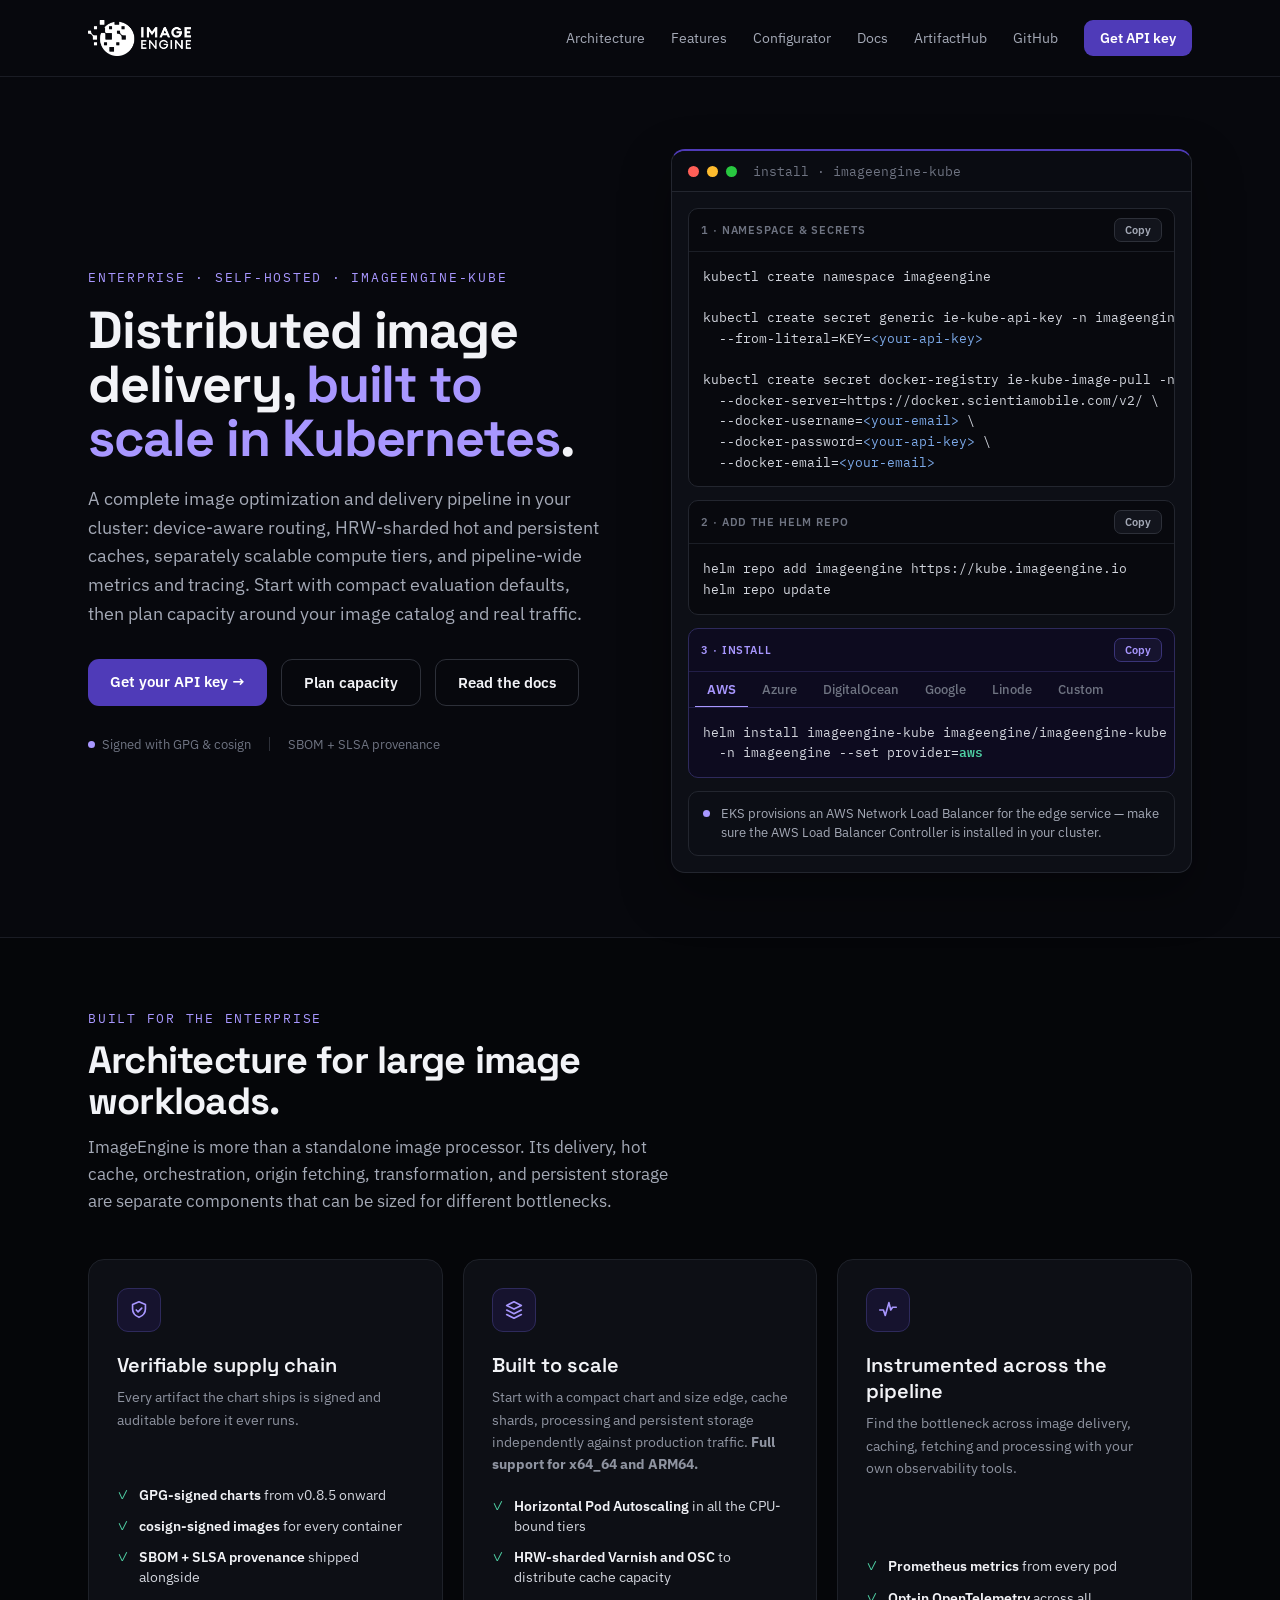
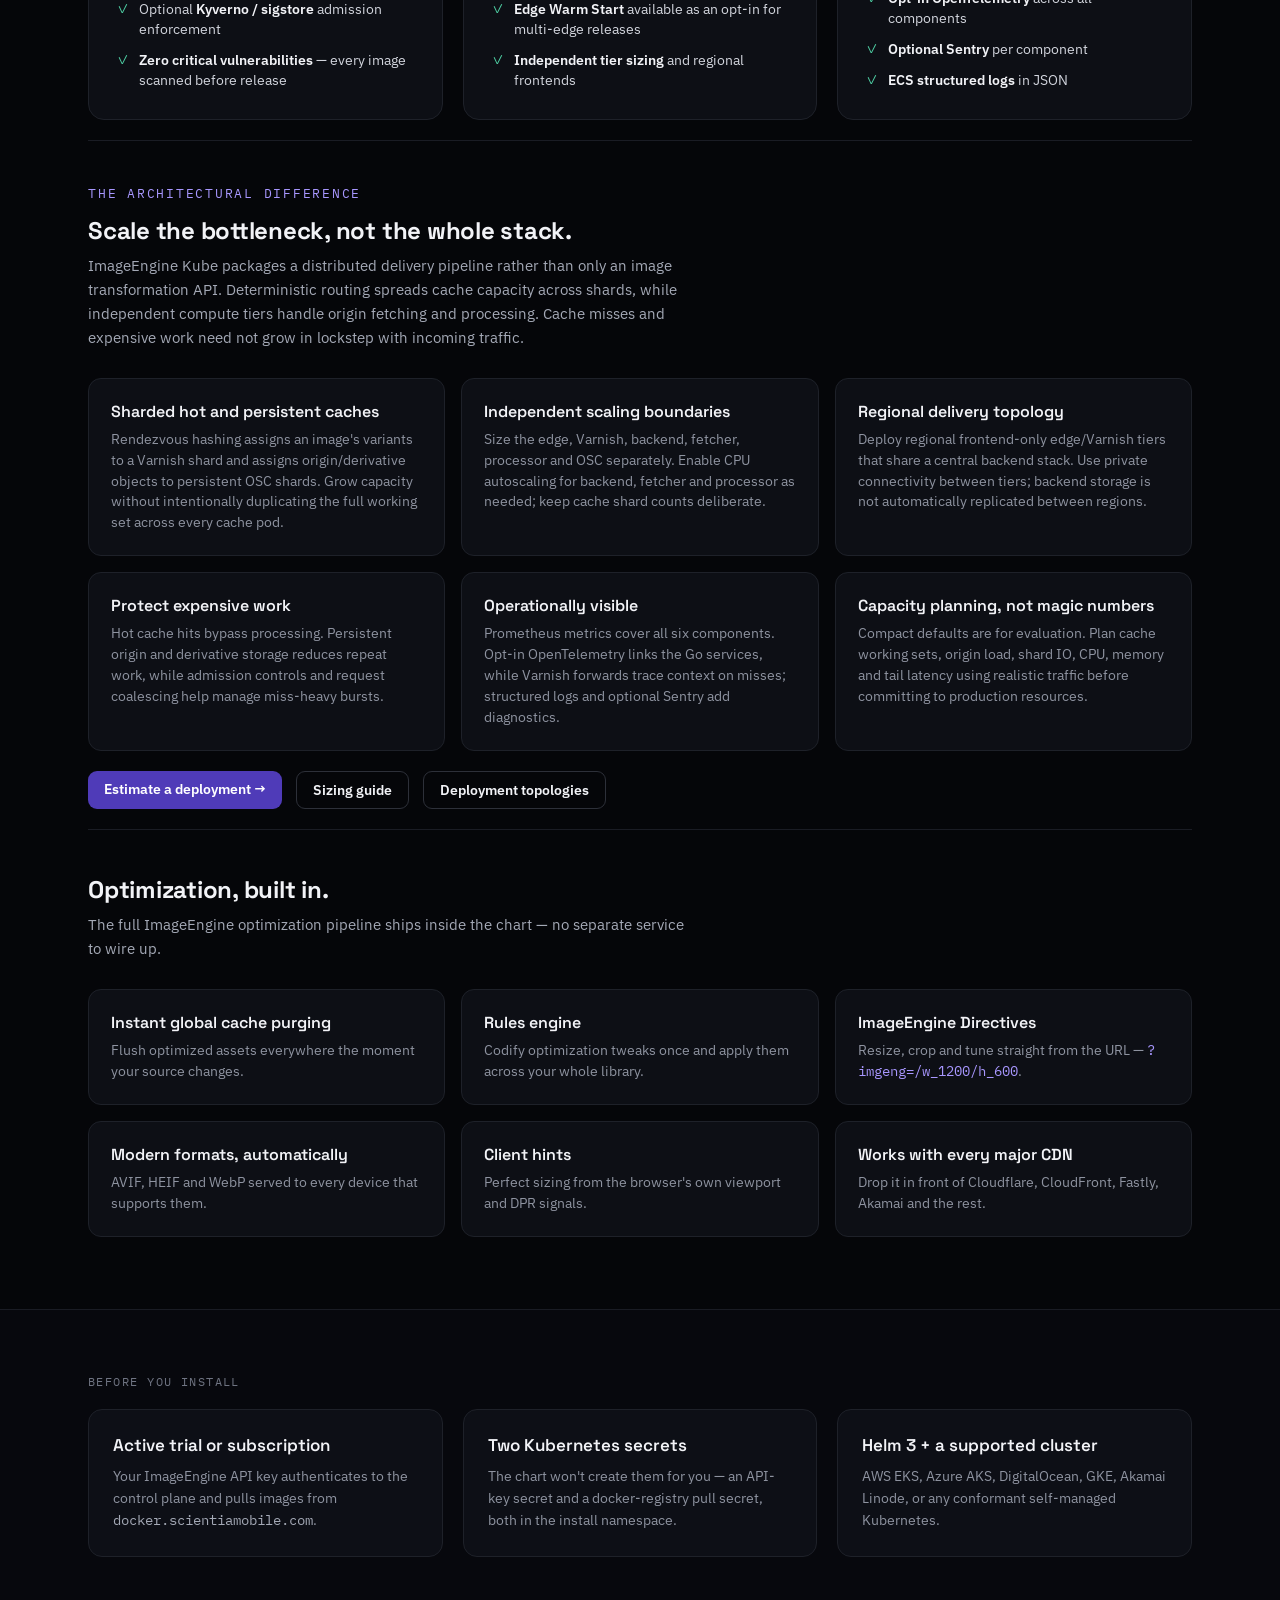
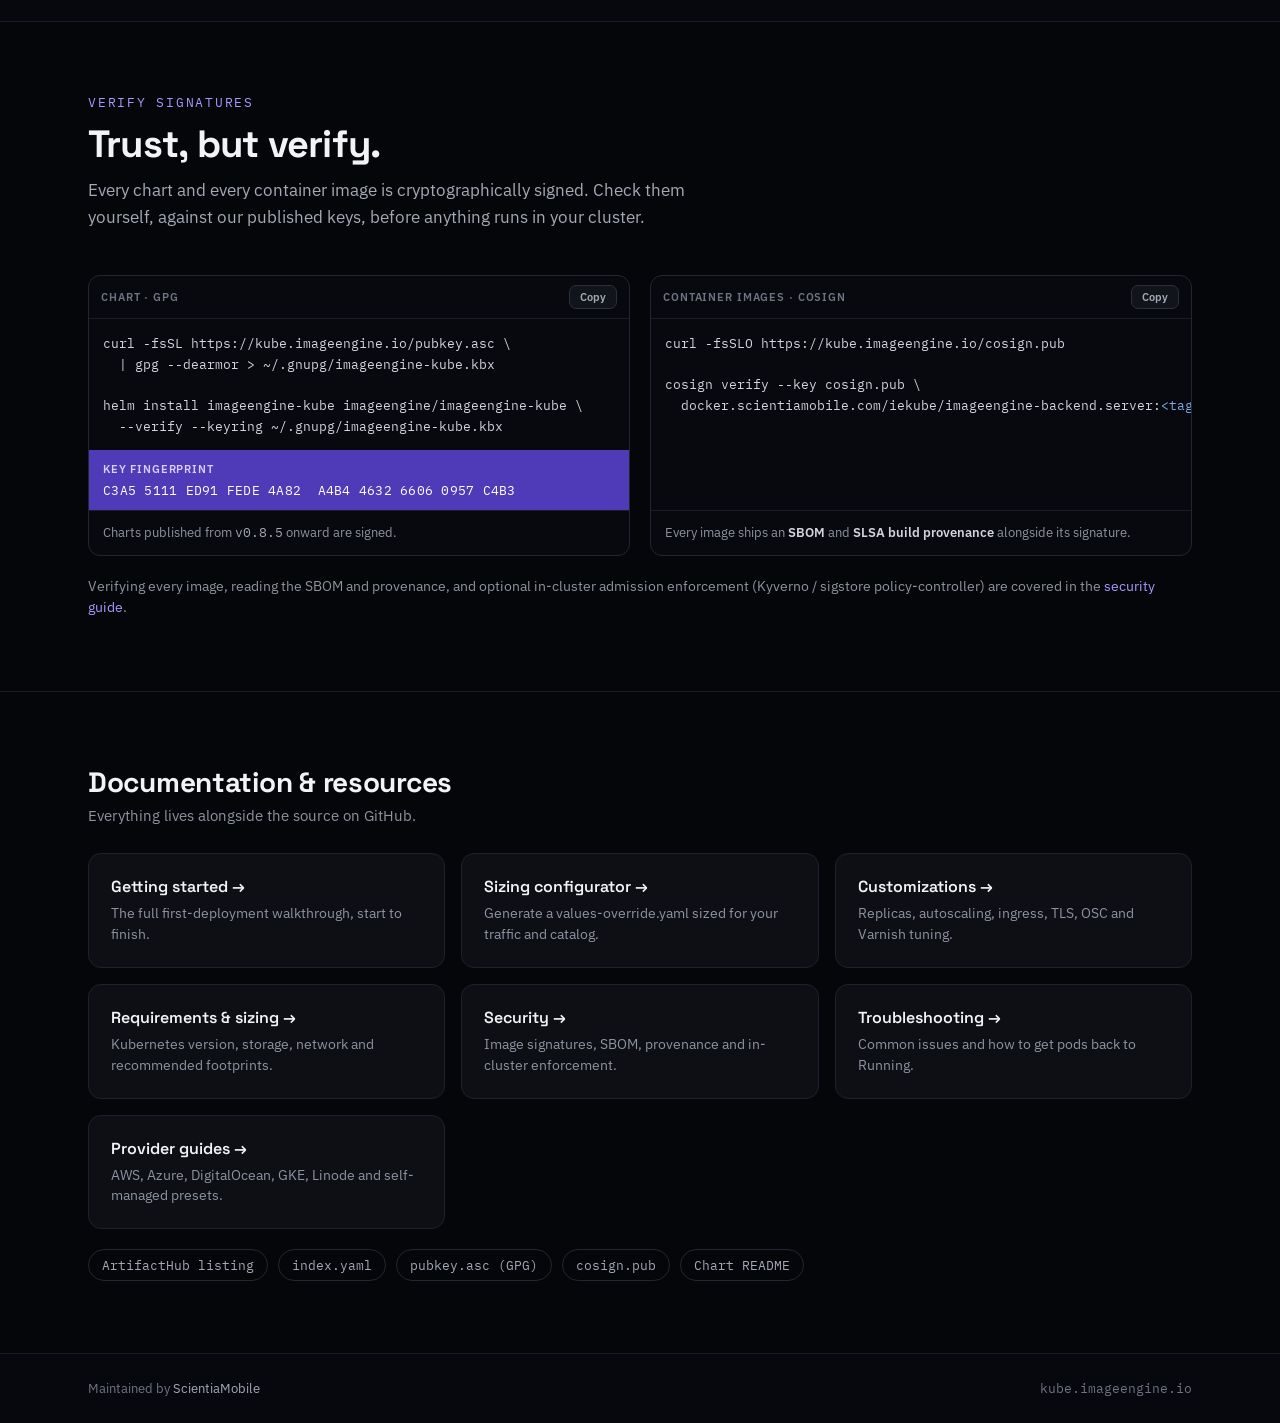
<file: index.html>
<!doctype html>
<html lang="en" class="page-home">
<head>
<!-- GitHub Pages can't 301 /index.html, so send visitors to the canonical / instead. -->
<script>
  if (/\/index\.html$/.test(location.pathname)) {
    location.replace(location.pathname.replace(/index\.html$/, '') + location.search + location.hash);
  }
</script>
<!-- Google tag (gtag.js) -->
<script async src="https://www.googletagmanager.com/gtag/js?id=G-C7JXP0C43K"></script>
<script>
  window.dataLayer = window.dataLayer || [];
  function gtag() { dataLayer.push(arguments); }
  gtag('js', new Date());

  gtag('config', 'G-C7JXP0C43K');
</script>
<meta charset="utf-8">
<meta name="viewport" content="width=device-width, initial-scale=1">
<title>ImageEngine Kube — distributed image delivery for Kubernetes</title>
<meta name="description" content="Distributed, self-hosted image optimization for Kubernetes. Independently scale delivery, processing and HRW-sharded persistent caches with native observability and WURFL device intelligence.">
<link rel="canonical" href="https://kube.imageengine.io/">
<link rel="icon" href="assets/ie-mark-v3.svg">
<link rel="preconnect" href="https://fonts.googleapis.com">
<link rel="preconnect" href="https://fonts.gstatic.com" crossorigin="">
<link href="https://fonts.googleapis.com/css2?family=Space+Grotesk:wght@400;500;600;700&family=IBM+Plex+Sans:wght@400;500;600&family=IBM+Plex+Mono:wght@400;500&display=swap" rel="stylesheet">
<link rel="stylesheet" href="assets/site.css">
</head>
<body>

<div class="page">

  <!-- nav -->
  <div class="site-nav">
    <div class="wrap bar">
      <div class="brand">
        <img src="assets/logo-white.png" alt="ImageEngine Kube">
      </div>
      <div class="nav-links">
        <a href="#architecture" class="nav-link">Architecture</a>
        <a href="#features" class="nav-link">Features</a>
        <a href="configurator.html" class="nav-link">Configurator</a>
        <a href="https://github.com/imgeng/imageengine-kube-helm/blob/main/charts/imageengine-kube/docs/GETTING_STARTED.md" class="nav-link">Docs</a>
        <a href="https://artifacthub.io/packages/helm/imageengine-kube/imageengine-kube" class="nav-link">ArtifactHub</a>
        <a href="https://github.com/imgeng/imageengine-kube-helm" class="nav-link">GitHub</a>
        <a href="https://imageengine.io" class="btn btn-sm btn-primary">Get API key</a>
      </div>
    </div>
  </div>

  <!-- hero -->
  <div class="wrap hero">
    <div>
      <div class="eyebrow">Enterprise · self-hosted · imageengine-kube</div>
      <h1 class="hero-title">Distributed image delivery, <span class="highlight">built to scale in Kubernetes</span>.</h1>
      <p class="lede hero-lede">A complete image optimization and delivery pipeline in your cluster: device-aware routing, HRW-sharded hot and persistent caches, separately scalable compute tiers, and pipeline-wide metrics and tracing. Start with compact evaluation defaults, then plan capacity around your image catalog and real traffic.</p>
      <div class="actions">
        <a href="https://imageengine.io" class="btn btn-primary">Get your API key →</a>
        <a href="configurator.html" class="btn btn-outline">Plan capacity</a>
        <a href="https://github.com/imgeng/imageengine-kube-helm/blob/main/charts/imageengine-kube/docs/GETTING_STARTED.md" class="btn btn-outline">Read the docs</a>
      </div>
      <div class="trust">
        <span class="trust-item"><span class="dot"></span>Signed with GPG &amp; cosign</span>
        <span class="trust-sep"></span>
        <span>SBOM + SLSA provenance</span>
      </div>
    </div>

    <!-- code panel -->
    <div class="terminal">
      <div class="terminal-bar">
        <span class="light light-red"></span>
        <span class="light light-amber"></span>
        <span class="light light-green"></span>
        <span class="terminal-title">install&nbsp;·&nbsp;imageengine-kube</span>
      </div>
      <div class="terminal-body">

        <div class="code">
          <div class="code-head">
            <span class="code-label">1 · Namespace &amp; secrets</span>
            <button id="copy-ns" class="copy-btn"><span class="copy-label">Copy</span></button>
          </div>
          <pre class="code-body">kubectl create namespace imageengine

kubectl create secret generic ie-kube-api-key -n imageengine \
  --from-literal=KEY=<span class="ph">&lt;your-api-key&gt;</span>

kubectl create secret docker-registry ie-kube-image-pull -n imageengine \
  --docker-server=https://docker.scientiamobile.com/v2/ \
  --docker-username=<span class="ph">&lt;your-email&gt;</span> \
  --docker-password=<span class="ph">&lt;your-api-key&gt;</span> \
  --docker-email=<span class="ph">&lt;your-email&gt;</span></pre>
        </div>

        <div class="code">
          <div class="code-head">
            <span class="code-label">2 · Add the Helm repo</span>
            <button id="copy-repo" class="copy-btn"><span class="copy-label">Copy</span></button>
          </div>
          <pre class="code-body">helm repo add imageengine https://kube.imageengine.io
helm repo update</pre>
        </div>

        <div class="code code-accent">
          <div class="code-head">
            <span class="code-label">3 · Install</span>
            <button id="copy-install" class="copy-btn"><span class="copy-label">Copy</span></button>
          </div>
          <div class="tabs" id="provider-tabs">
            <button class="tab is-active" data-id="aws">AWS</button>
            <button class="tab" data-id="azure">Azure</button>
            <button class="tab" data-id="digitalocean">DigitalOcean</button>
            <button class="tab" data-id="gke">Google</button>
            <button class="tab" data-id="linode">Linode</button>
            <button class="tab" data-id="custom">Custom</button>
          </div>
          <pre class="code-body">helm install imageengine-kube imageengine/imageengine-kube \
  -n imageengine --set provider=<span id="install-provider" class="code-value">aws</span></pre>
        </div>

        <div class="callout">
          <span class="dot"></span>
          <span id="provider-note" class="callout-text">EKS provisions an AWS Network Load Balancer for the edge service — make sure the AWS Load Balancer Controller is installed in your cluster.</span>
        </div>
      </div>
    </div>
  </div>

  <!-- features -->
  <div id="features" class="band band-bottom">
    <div class="wrap section">
      <div class="eyebrow">Built for the enterprise</div>
      <h2 class="section-title">Architecture for large image workloads.</h2>
      <p class="lede">ImageEngine is more than a standalone image processor. Its delivery, hot cache, orchestration, origin fetching, transformation, and persistent storage are separate components that can be sized for different bottlenecks.</p>

      <div class="grid-3">

        <!-- security -->
        <div class="feature-card">
          <span class="icon-tile">
            <svg width="22" height="22" viewBox="0 0 24 24" fill="none" stroke-width="1.8" stroke-linecap="round" stroke-linejoin="round"><path d="M12 3l7 3v5c0 4.5-3 7.5-7 9-4-1.5-7-4.5-7-9V6l7-3z"></path><path d="M9 12l2 2 4-4"></path></svg>
          </span>
          <h3 class="card-title">Verifiable supply chain</h3>
          <p class="card-desc">Every artifact the chart ships is signed and auditable before it ever runs.</p>
          <div class="checklist">
            <div class="check"><span class="check-mark">✓</span><span class="check-text"><strong>GPG-signed charts</strong> from v0.8.5 onward</span></div>
            <div class="check"><span class="check-mark">✓</span><span class="check-text"><strong>cosign-signed images</strong> for every container</span></div>
            <div class="check"><span class="check-mark">✓</span><span class="check-text"><strong>SBOM + SLSA provenance</strong> shipped alongside</span></div>
            <div class="check"><span class="check-mark">✓</span><span class="check-text">Optional <strong>Kyverno / sigstore</strong> admission enforcement</span></div>
            <div class="check"><span class="check-mark">✓</span><span class="check-text"><strong>Zero critical vulnerabilities</strong> — every image scanned before release</span></div>
          </div>
        </div>

        <!-- scalability -->
        <div class="feature-card">
          <span class="icon-tile">
            <svg width="22" height="22" viewBox="0 0 24 24" fill="none" stroke-width="1.8" stroke-linecap="round" stroke-linejoin="round"><path d="M12 3l8 4-8 4-8-4 8-4z"></path><path d="M4 12l8 4 8-4"></path><path d="M4 17l8 4 8-4"></path></svg>
          </span>
          <h3 class="card-title">Built to scale</h3>
          <p class="card-desc">Start with a compact chart and size edge, cache shards, processing and persistent storage independently against production traffic.  <strong>Full support for x64_64 and ARM64.</strong></p>
          <div class="checklist">
            <div class="check"><span class="check-mark">✓</span><span class="check-text"><strong>Horizontal Pod Autoscaling</strong> in all the CPU-bound tiers</span></div>
            <div class="check"><span class="check-mark">✓</span><span class="check-text"><strong>HRW-sharded Varnish and OSC</strong> to distribute cache capacity</span></div>
            <div class="check"><span class="check-mark">✓</span><span class="check-text"><strong>Edge Warm Start</strong> available as an opt-in for multi-edge releases</span></div>
            <div class="check"><span class="check-mark">✓</span><span class="check-text"><strong>Independent tier sizing</strong> and regional frontends</span></div>
          </div>
        </div>

        <!-- observability -->
        <div class="feature-card">
          <span class="icon-tile">
            <svg width="22" height="22" viewBox="0 0 24 24" fill="none" stroke-width="1.8" stroke-linecap="round" stroke-linejoin="round"><path d="M3 12h4l2 6 4-14 2 8 2-3h4"></path></svg>
          </span>
          <h3 class="card-title">Instrumented across the pipeline</h3>
          <p class="card-desc">Find the bottleneck across image delivery, caching, fetching and processing with your own observability tools.</p>
          <div class="checklist">
            <div class="check"><span class="check-mark">✓</span><span class="check-text"><strong>Prometheus metrics</strong> from every pod</span></div>
            <div class="check"><span class="check-mark">✓</span><span class="check-text"><strong>Opt-in OpenTelemetry</strong> across all components</span></div>
            <div class="check"><span class="check-mark">✓</span><span class="check-text"><strong>Optional Sentry</strong> per component</span></div>
            <div class="check"><span class="check-mark">✓</span><span class="check-text"><strong>ECS structured logs</strong> in JSON</span></div>
          </div>
        </div>

      </div>

      <!-- distributed architecture -->
      <div class="subsection" id="architecture">
        <div class="eyebrow">The architectural difference</div>
        <h3 class="subsection-title">Scale the bottleneck, not the whole stack.</h3>
        <p class="lede lede-sm">ImageEngine Kube packages a distributed delivery pipeline rather than only an image transformation API. Deterministic routing spreads cache capacity across shards, while independent compute tiers handle origin fetching and processing. Cache misses and expensive work need not grow in lockstep with incoming traffic.</p>
        <div class="grid-3 grid-tight">
          <div class="tile">
            <div class="tile-title">Sharded hot and persistent caches</div>
            <div class="tile-desc">Rendezvous hashing assigns an image's variants to a Varnish shard and assigns origin/derivative objects to persistent OSC shards. Grow capacity without intentionally duplicating the full working set across every cache pod.</div>
          </div>
          <div class="tile">
            <div class="tile-title">Independent scaling boundaries</div>
            <div class="tile-desc">Size the edge, Varnish, backend, fetcher, processor and OSC separately. Enable CPU autoscaling for backend, fetcher and processor as needed; keep cache shard counts deliberate.</div>
          </div>
          <div class="tile">
            <div class="tile-title">Regional delivery topology</div>
            <div class="tile-desc">Deploy regional frontend-only edge/Varnish tiers that share a central backend stack. Use private connectivity between tiers; backend storage is not automatically replicated between regions.</div>
          </div>
          <div class="tile">
            <div class="tile-title">Protect expensive work</div>
            <div class="tile-desc">Hot cache hits bypass processing. Persistent origin and derivative storage reduces repeat work, while admission controls and request coalescing help manage miss-heavy bursts.</div>
          </div>
          <div class="tile">
            <div class="tile-title">Operationally visible</div>
            <div class="tile-desc">Prometheus metrics cover all six components. Opt-in OpenTelemetry links the Go services, while Varnish forwards trace context on misses; structured logs and optional Sentry add diagnostics.</div>
          </div>
          <div class="tile">
            <div class="tile-title">Capacity planning, not magic numbers</div>
            <div class="tile-desc">Compact defaults are for evaluation. Plan cache working sets, origin load, shard IO, CPU, memory and tail latency using realistic traffic before committing to production resources.</div>
          </div>
        </div>
        <div class="actions" style="margin-top: 20px;">
          <a href="configurator.html" class="btn btn-sm btn-primary">Estimate a deployment →</a>
          <a href="https://github.com/imgeng/imageengine-kube-helm/blob/main/charts/imageengine-kube/docs/SIZING.md" class="btn btn-sm btn-outline">Sizing guide</a>
          <a href="https://github.com/imgeng/imageengine-kube-helm/blob/main/charts/imageengine-kube/docs/TOPOLOGIES.md" class="btn btn-sm btn-outline">Deployment topologies</a>
        </div>
      </div>

      <div class="subsection">
        <h3 class="subsection-title">Optimization, built in.</h3>
        <p class="lede lede-sm">The full ImageEngine optimization pipeline ships inside the chart — no separate service to wire up.</p>
        <div class="grid-3 grid-tight">

          <div class="tile">
            <div class="tile-title">Instant global cache purging</div>
            <div class="tile-desc">Flush optimized assets everywhere the moment your source changes.</div>
          </div>

          <div class="tile">
            <div class="tile-title">Rules engine</div>
            <div class="tile-desc">Codify optimization tweaks once and apply them across your whole library.</div>
          </div>

          <div class="tile">
            <div class="tile-title">ImageEngine Directives</div>
            <div class="tile-desc">Resize, crop and tune straight from the URL — <span class="inline-code inline-code-accent">?imgeng=/w_1200/h_600</span>.</div>
          </div>

          <div class="tile">
            <div class="tile-title">Modern formats, automatically</div>
            <div class="tile-desc">AVIF, HEIF and WebP served to every device that supports them.</div>
          </div>

          <div class="tile">
            <div class="tile-title">Client hints</div>
            <div class="tile-desc">Perfect sizing from the browser's own viewport and DPR signals.</div>
          </div>

          <div class="tile">
            <div class="tile-title">Works with every major CDN</div>
            <div class="tile-desc">Drop it in front of Cloudflare, CloudFront, Fastly, Akamai and the rest.</div>
          </div>

        </div>
      </div>
    </div>
  </div>
  <div class="wrap section-compact">
    <div class="eyebrow eyebrow-quiet">Before you install</div>
    <div class="grid-3">
      <div class="prereq">
        <div class="prereq-title">Active trial or subscription</div>
        <div class="prereq-desc">Your ImageEngine API key authenticates to the control plane and pulls images from <span class="inline-code">docker.scientiamobile.com</span>.</div>
      </div>
      <div class="prereq">
        <div class="prereq-title">Two Kubernetes secrets</div>
        <div class="prereq-desc">The chart won't create them for you — an API-key secret and a docker-registry pull secret, both in the install namespace.</div>
      </div>
      <div class="prereq">
        <div class="prereq-title">Helm 3 + a supported cluster</div>
        <div class="prereq-desc">AWS EKS, Azure AKS, DigitalOcean, GKE, Akamai Linode, or any conformant self-managed Kubernetes.</div>
      </div>
    </div>
  </div>

  <!-- verify signatures -->
  <div class="band">
    <div class="wrap section">
      <div class="eyebrow">Verify signatures</div>
      <h2 class="section-title">Trust, but verify.</h2>
      <p class="lede">Every chart and every container image is cryptographically signed. Check them yourself, against our published keys, before anything runs in your cluster.</p>

      <div class="grid-2">

        <!-- chart / GPG -->
        <div class="code code-card">
          <div class="code-head">
            <span class="code-label">Chart · GPG</span>
            <button id="copy-gpg" class="copy-btn"><span class="copy-label">Copy</span></button>
          </div>
          <pre class="code-body">curl -fsSL https://kube.imageengine.io/pubkey.asc \
  | gpg --dearmor &gt; ~/.gnupg/imageengine-kube.kbx

helm install imageengine-kube imageengine/imageengine-kube \
  --verify --keyring ~/.gnupg/imageengine-kube.kbx</pre>
          <div class="fingerprint">
            <div class="fingerprint-label">Key fingerprint</div>
            <div class="fingerprint-value">C3A5 5111 ED91 FEDE 4A82&nbsp; A4B4 4632 6606 0957 C4B3</div>
          </div>
          <div class="code-foot">
            <div class="code-foot-text">Charts published from <span class="inline-code">v0.8.5</span> onward are signed.</div>
          </div>
        </div>

        <!-- container images / cosign -->
        <div class="code code-card">
          <div class="code-head">
            <span class="code-label">Container images · cosign</span>
            <button id="copy-cosign" class="copy-btn"><span class="copy-label">Copy</span></button>
          </div>
          <pre class="code-body">curl -fsSLO https://kube.imageengine.io/cosign.pub

cosign verify --key cosign.pub \
  docker.scientiamobile.com/iekube/imageengine-backend.server:<span class="ph">&lt;tag&gt;</span></pre>
          <div class="code-foot mt-auto">
            <div class="code-foot-text">Every image ships an <strong>SBOM</strong> and <strong>SLSA build provenance</strong> alongside its signature.</div>
          </div>
        </div>

      </div>
      <p class="fine-print">Verifying every image, reading the SBOM and provenance, and optional in-cluster admission enforcement (Kyverno / sigstore policy-controller) are covered in the <a href="https://github.com/imgeng/imageengine-kube-helm/blob/main/charts/imageengine-kube/docs/SECURITY.md">security guide</a>.</p>
    </div>
  </div>

  <!-- docs -->
  <div class="band section">
    <div class="wrap">
      <h2 class="section-title-sm">Documentation &amp; resources</h2>
      <p class="section-note">Everything lives alongside the source on GitHub.</p>
      <div class="grid-3 grid-tight">
        <a href="https://github.com/imgeng/imageengine-kube-helm/blob/main/charts/imageengine-kube/docs/GETTING_STARTED.md" class="tile doc-card"><div class="tile-title">Getting started →</div><div class="tile-desc">The full first-deployment walkthrough, start to finish.</div></a>
        <a href="configurator.html" class="tile doc-card"><div class="tile-title">Sizing configurator →</div><div class="tile-desc">Generate a values-override.yaml sized for your traffic and catalog.</div></a>
        <a href="https://github.com/imgeng/imageengine-kube-helm/blob/main/charts/imageengine-kube/docs/CUSTOMIZATIONS.md" class="tile doc-card"><div class="tile-title">Customizations →</div><div class="tile-desc">Replicas, autoscaling, ingress, TLS, OSC and Varnish tuning.</div></a>
        <a href="https://github.com/imgeng/imageengine-kube-helm/blob/main/charts/imageengine-kube/docs/REQUIREMENTS.md" class="tile doc-card"><div class="tile-title">Requirements &amp; sizing →</div><div class="tile-desc">Kubernetes version, storage, network and recommended footprints.</div></a>
        <a href="https://github.com/imgeng/imageengine-kube-helm/blob/main/charts/imageengine-kube/docs/SECURITY.md" class="tile doc-card"><div class="tile-title">Security →</div><div class="tile-desc">Image signatures, SBOM, provenance and in-cluster enforcement.</div></a>
        <a href="https://github.com/imgeng/imageengine-kube-helm/blob/main/charts/imageengine-kube/docs/TROUBLESHOOTING.md" class="tile doc-card"><div class="tile-title">Troubleshooting →</div><div class="tile-desc">Common issues and how to get pods back to Running.</div></a>
        <a href="https://github.com/imgeng/imageengine-kube-helm/tree/main/charts/imageengine-kube/docs/providers" class="tile doc-card"><div class="tile-title">Provider guides →</div><div class="tile-desc">AWS, Azure, DigitalOcean, GKE, Linode and self-managed presets.</div></a>
      </div>
      <div class="chips">
        <a href="https://artifacthub.io/packages/helm/imageengine-kube/imageengine-kube" class="chip">ArtifactHub listing</a>
        <a href="https://kube.imageengine.io/index.yaml" class="chip">index.yaml</a>
        <a href="https://kube.imageengine.io/pubkey.asc" class="chip">pubkey.asc (GPG)</a>
        <a href="https://kube.imageengine.io/cosign.pub" class="chip">cosign.pub</a>
        <a href="https://github.com/imgeng/imageengine-kube-helm/blob/main/charts/imageengine-kube/README.md" class="chip">Chart README</a>
      </div>
    </div>
  </div>

  <!-- footer -->
  <div class="site-footer">
    <div class="wrap bar">
      <span>Maintained by <a href="https://www.scientiamobile.com">ScientiaMobile</a></span>
      <span class="mono">kube.imageengine.io</span>
    </div>
  </div>

</div>

<script>
(function () {
  var providers = {
    aws:          'EKS provisions an AWS Network Load Balancer for the edge service — make sure the AWS Load Balancer Controller is installed in your cluster.',
    azure:        'AKS creates a Standard Azure Load Balancer. Add service annotations if you need an internal-only LB.',
    digitalocean: 'DOKS attaches a DigitalOcean Load Balancer to the edge service. Reuse an existing LB with the do-loadbalancer-id annotation.',
    gke:          'GKE exposes the edge via an external TCP Load Balancer. Use a VPC-native cluster for container-native (NEG) load balancing.',
    linode:       'LKE provisions a Linode NodeBalancer. Control region and protocol with the linode-loadbalancer service annotations.',
    custom:       'Self-managed / bare-metal clusters have no cloud LB — front the edge service with MetalLB, or set it to NodePort and route traffic yourself.'
  };

  var current = 'aws';
  var tabStrip = document.getElementById('provider-tabs');
  var tabs = tabStrip.querySelectorAll('.tab');
  var installProvider = document.getElementById('install-provider');
  var note = document.getElementById('provider-note');

  function setActive(id) {
    if (!providers.hasOwnProperty(id)) { return; }
    current = id;
    for (var i = 0; i < tabs.length; i++) {
      tabs[i].classList.toggle('is-active', tabs[i].getAttribute('data-id') === id);
    }
    installProvider.textContent = id;
    note.textContent = providers[id];
  }

  for (var i = 0; i < tabs.length; i++) {
    (function (btn) {
      btn.addEventListener('click', function () { setActive(btn.getAttribute('data-id')); });
    })(tabs[i]);
  }

  function nsText() {
    return 'kubectl create namespace imageengine\n\n' +
      'kubectl create secret generic ie-kube-api-key -n imageengine \\\n' +
      '  --from-literal=KEY=<your-api-key>\n\n' +
      'kubectl create secret docker-registry ie-kube-image-pull -n imageengine \\\n' +
      '  --docker-server=https://docker.scientiamobile.com/v2/ \\\n' +
      '  --docker-username=<your-email> \\\n' +
      '  --docker-password=<your-api-key> \\\n' +
      '  --docker-email=<your-email>';
  }

  function repoText() {
    return 'helm repo add imageengine https://kube.imageengine.io\nhelm repo update';
  }

  function installText() {
    return 'helm install imageengine-kube imageengine/imageengine-kube \\\n' +
      '  -n imageengine --set provider=' + current;
  }

  function gpgText() {
    return 'curl -fsSL https://kube.imageengine.io/pubkey.asc \\\n' +
      '  | gpg --dearmor > ~/.gnupg/imageengine-kube.kbx\n\n' +
      'helm install imageengine-kube imageengine/imageengine-kube \\\n' +
      '  --verify --keyring ~/.gnupg/imageengine-kube.kbx';
  }

  function cosignText() {
    return 'curl -fsSLO https://kube.imageengine.io/cosign.pub\n\n' +
      'cosign verify --key cosign.pub \\\n' +
      '  docker.scientiamobile.com/iekube/imageengine-backend.server:<tag>';
  }

  function wireCopy(btnId, getText) {
    var btn = document.getElementById(btnId);
    if (!btn) { return; }
    var label = btn.querySelector('.copy-label');
    var timer;
    btn.addEventListener('click', function () {
      var text = getText();
      if (navigator.clipboard && navigator.clipboard.writeText) {
        navigator.clipboard.writeText(text)['catch'](function () { fallbackCopy(text); });
      } else {
        fallbackCopy(text);
      }
      label.innerHTML = '<span class="copied">✓ Copied</span>';
      clearTimeout(timer);
      timer = setTimeout(function () { label.textContent = 'Copy'; }, 1600);
    });
  }

  function fallbackCopy(text) {
    try {
      var ta = document.createElement('textarea');
      ta.value = text;
      ta.setAttribute('readonly', '');
      ta.style.position = 'absolute';
      ta.style.left = '-9999px';
      document.body.appendChild(ta);
      ta.select();
      document.execCommand('copy');
      document.body.removeChild(ta);
    } catch (e) {}
  }

  wireCopy('copy-ns', nsText);
  wireCopy('copy-repo', repoText);
  wireCopy('copy-install', installText);
  wireCopy('copy-gpg', gpgText);
  wireCopy('copy-cosign', cosignText);
})();
</script>

</body>
</html>
</file>
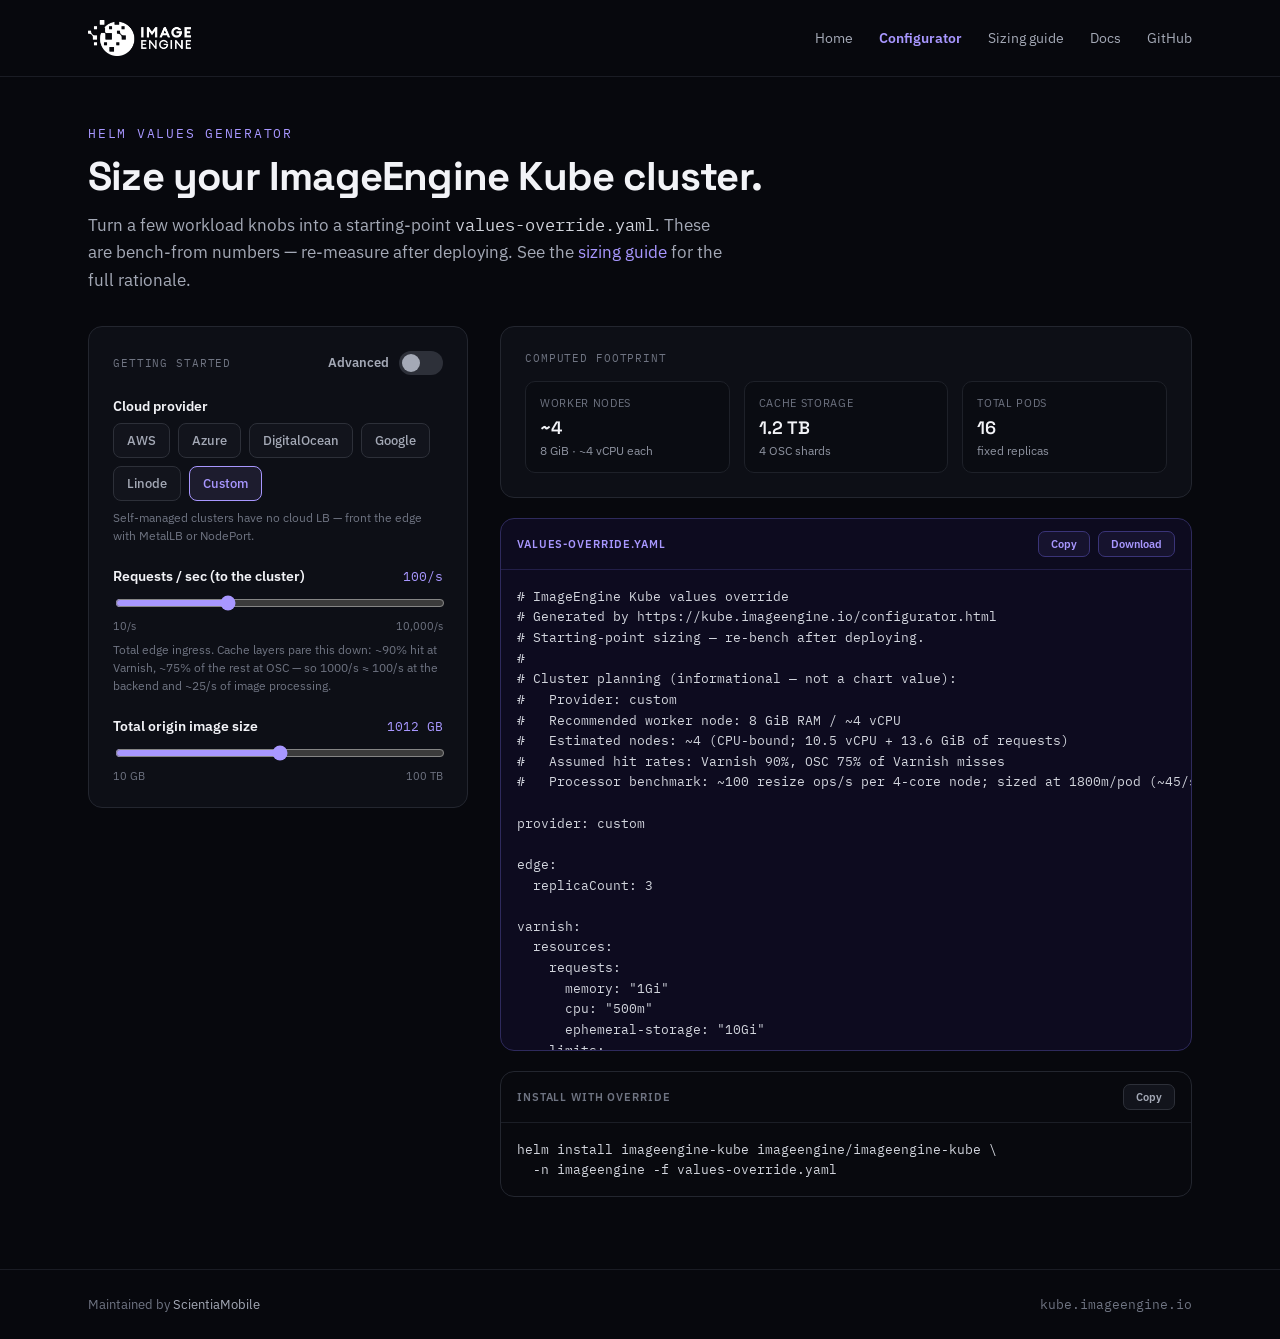
<file: configurator.html>
<!doctype html>
<html lang="en" class="page-configurator">
<head>
<!-- Google tag (gtag.js) -->
<script async src="https://www.googletagmanager.com/gtag/js?id=G-C7JXP0C43K"></script>
<script>
  window.dataLayer = window.dataLayer || [];
  function gtag() { dataLayer.push(arguments); }
  gtag('js', new Date());

  gtag('config', 'G-C7JXP0C43K');
</script>
<meta charset="utf-8">
<meta name="viewport" content="width=device-width, initial-scale=1">
<title>Sizing Configurator — ImageEngine Kube</title>
<meta name="description" content="Generate a Helm values-override.yaml sized for your ImageEngine Kube deployment — OSC shards, Varnish RAM, edge replicas, and autoscaling.">
<link rel="canonical" href="https://kube.imageengine.io/configurator.html">
<link rel="icon" href="assets/ie-mark-v3.svg">
<link rel="preconnect" href="https://fonts.googleapis.com">
<link rel="preconnect" href="https://fonts.gstatic.com" crossorigin="">
<link href="https://fonts.googleapis.com/css2?family=Space+Grotesk:wght@400;500;600;700&family=IBM+Plex+Sans:wght@400;500;600&family=IBM+Plex+Mono:wght@400;500&display=swap" rel="stylesheet">
<link rel="stylesheet" href="assets/site.css">
</head>
<body>

<div class="page">

  <!-- nav -->
  <div class="site-nav">
    <div class="wrap bar">
      <a href="/" class="brand">
        <img src="assets/logo-white.png" alt="ImageEngine Kube">
      </a>
      <div class="nav-links">
        <a href="/" class="nav-link">Home</a>
        <a href="configurator.html" class="nav-link" aria-current="page">Configurator</a>
        <a href="https://github.com/imgeng/imageengine-kube-helm/blob/main/charts/imageengine-kube/docs/SIZING.md" class="nav-link">Sizing guide</a>
        <a href="https://github.com/imgeng/imageengine-kube-helm/blob/main/charts/imageengine-kube/docs/GETTING_STARTED.md" class="nav-link">Docs</a>
        <a href="https://github.com/imgeng/imageengine-kube-helm" class="nav-link">GitHub</a>
      </div>
    </div>
  </div>

  <!-- header -->
  <div class="wrap page-header">
    <div class="eyebrow">Helm values generator</div>
    <h1 class="page-title">Size your ImageEngine Kube cluster.</h1>
    <p class="lede page-lede">Turn a few workload knobs into a starting-point <span class="inline-code inline-code-bright">values-override.yaml</span>. These are bench-from numbers — re-measure after deploying. See the <a href="https://github.com/imgeng/imageengine-kube-helm/blob/main/charts/imageengine-kube/docs/SIZING.md">sizing guide</a> for the full rationale.</p>
  </div>

  <!-- main layout -->
  <div class="wrap layout">

    <!-- inputs panel -->
    <div class="panel stack">

      <!-- mode header -->
      <div class="mode-row">
        <span id="mode-label" class="overline">Getting started</span>
        <div class="mode-switch">
          <label for="advanced-toggle" id="advanced-text" class="mode-switch-label">Advanced</label>
          <label class="toggle">
            <input type="checkbox" id="advanced-toggle">
            <span class="toggle-slider"></span>
          </label>
        </div>
      </div>

      <!-- cloud provider (foundational) -->
      <div>
        <label class="field-label">Cloud provider</label>
        <div id="provider-buttons" class="provider-buttons">
          <button type="button" class="prov-btn" data-provider="aws">AWS</button>
          <button type="button" class="prov-btn" data-provider="azure">Azure</button>
          <button type="button" class="prov-btn" data-provider="digitalocean">DigitalOcean</button>
          <button type="button" class="prov-btn" data-provider="gke">Google</button>
          <button type="button" class="prov-btn" data-provider="linode">Linode</button>
          <button type="button" class="prov-btn" data-provider="custom" aria-pressed="true">Custom</button>
        </div>
        <p id="provider-note" class="hint">Self-managed clusters have no cloud LB — front the edge with MetalLB or NodePort.</p>
      </div>

      <div>
        <label class="field-head">
          <span class="field-name">Requests / sec (to the cluster)</span>
          <span id="ops-label" class="field-value">100/s</span>
        </label>
        <input type="range" id="ops-slider" min="0" max="1000" value="333" step="1">
        <div class="range-scale">
          <span>10/s</span><span>10,000/s</span>
        </div>
        <p class="hint">Total edge ingress. Cache layers pare this down: ~90% hit at Varnish, ~75% of the rest at OSC — so 1000/s ≈ 100/s at the backend and ~25/s of image processing.</p>
      </div>

      <div>
        <label class="field-head">
          <span class="field-name">Total origin image size</span>
          <span id="origin-label" class="field-value">1 TB</span>
        </label>
        <input type="range" id="origin-slider" min="0" max="1000" value="500" step="1">
        <div class="range-scale">
          <span>10 GB</span><span>100 TB</span>
        </div>
      </div>

      <!-- advanced knobs (hidden until Advanced is on) -->
      <div id="advanced-fields" class="reveal">

      <div>
        <label class="field-head">
          <span class="field-name">Origin images to cache</span>
          <span id="cache-label" class="field-value">30%</span>
        </label>
        <input type="range" id="cache-slider" min="10" max="100" value="30" step="1">
        <div class="range-scale">
          <span>10%</span><span>100%</span>
        </div>
        <p class="hint">Fraction of your origin catalog kept in OSC. Processed variants add ~2× more (20 variants/origin at ~10% of origin size each).</p>
      </div>

      <hr class="divider">

      <div class="overline">Cluster</div>

      <div>
        <label class="field-head">
          <span class="field-name">Worker node RAM</span>
          <span id="node-ram-label" class="field-value">8 GiB</span>
        </label>
        <input type="range" id="node-ram-slider" min="0" max="1000" value="250" step="1">
        <div class="range-scale">
          <span>4 GiB</span><span>64 GiB</span>
        </div>
        <p class="hint">Assumes X GiB RAM = X/2 vCPU. Drives node-count estimates, processor pod size, and caps Varnish memory/disk to your nodes.</p>
      </div>

      <div>
        <label class="field-label">Environment</label>
        <select id="environment-select">
          <option value="production">production</option>
          <option value="staging">staging</option>
          <option value="canary">canary</option>
          <option value="testing" selected>testing</option>
          <option value="development">development</option>
        </select>
      </div>

      <hr class="divider">

      <div class="overline">Logging</div>

      <!-- edge access log -->
      <div>
        <label class="field-head">
          <span class="field-name">Edge access log</span>
          <span id="edge-log-eff" class="field-value"></span>
        </label>
        <select id="edge-log-target">
          <option value="auto" selected>Auto — off in prod / high-traffic</option>
          <option value="stdout">stdout (kubectl logs)</option>
          <option value="stderr">stderr</option>
          <option value="none">Disabled</option>
          <option value="tcp-ndjson">TCP collector — NDJSON</option>
          <option value="tcp-syslog">TCP collector — syslog</option>
        </select>
        <input type="text" id="edge-log-endpoint" class="log-extra" placeholder="vector.logging:9000" hidden>
        <div id="edge-log-schema-wrap" class="log-extra" hidden>
          <label class="sub-label">Field schema</label>
          <select id="edge-log-schema">
            <option value="ecs" selected>ECS (default)</option>
            <option value="legacy">legacy</option>
          </select>
        </div>
        <p class="hint">Per-request structured JSON. High volume — <span class="inline-code inline-code-bright">Auto</span> disables it in production or above ~100/s to save I/O, CPU &amp; storage.</p>
      </div>

      <!-- origin-fetcher log -->
      <div>
        <label class="field-head">
          <span class="field-name">Origin-fetcher log</span>
          <span id="fetcher-log-eff" class="field-value"></span>
        </label>
        <select id="fetcher-log-target">
          <option value="stdout" selected>stdout (kubectl logs)</option>
          <option value="stderr">stderr</option>
          <option value="none">Disabled</option>
          <option value="tcp-ndjson">TCP collector — NDJSON</option>
          <option value="tcp-syslog">TCP collector — syslog</option>
        </select>
        <input type="text" id="fetcher-log-endpoint" class="log-extra" placeholder="vector.logging:9001" hidden>
        <div id="fetcher-log-schema-wrap" class="log-extra" hidden>
          <label class="sub-label">Field schema</label>
          <select id="fetcher-log-schema">
            <option value="ecs" selected>ECS (default)</option>
            <option value="legacy">legacy</option>
          </select>
        </div>
        <p class="hint">One record per origin fetch (cache misses on the cold path) — far lower volume than access logs, so it stays on by default.</p>
      </div>

      <hr class="divider">

      <div>
        <div class="toggle-row">
          <span class="field-name">OpenTelemetry tracing</span>
          <label class="toggle">
            <input type="checkbox" id="otel-enabled">
            <span class="toggle-slider"></span>
          </label>
        </div>
        <div id="otel-fields" class="reveal reveal-tight">
          <div>
            <label class="sub-label">OTLP endpoint</label>
            <input type="text" id="otel-endpoint" placeholder="http://otel-collector.observability:4317">
          </div>
          <div>
            <label class="sub-label">Trace sample rate (0–1)</label>
            <input type="number" id="otel-sample" min="0" max="1" step="0.01" value="0.05">
          </div>
        </div>
      </div>

      </div><!-- /advanced-fields -->

    </div>

    <!-- output panel -->
    <div class="output">

      <!-- summary -->
      <div class="panel">
        <div class="overline overline-spaced">Computed footprint</div>
        <div id="summary-grid" class="summary-grid"></div>
        <p id="summary-note" class="summary-note"></p>
      </div>

      <!-- yaml output -->
      <div class="code code-lg code-accent">
        <div class="code-head">
          <span class="code-label">values-override.yaml</span>
          <div class="code-actions">
            <button id="copy-yaml" class="copy-btn"><span class="copy-label">Copy</span></button>
            <button id="download-yaml" class="copy-btn">Download</button>
          </div>
        </div>
        <pre id="yaml-output" class="code-body code-body-tall"></pre>
      </div>

      <!-- install command -->
      <div class="code code-lg">
        <div class="code-head">
          <span class="code-label">Install with override</span>
          <button id="copy-install" class="copy-btn"><span class="copy-label">Copy</span></button>
        </div>
        <pre id="install-output" class="code-body"></pre>
      </div>

    </div>
  </div>

  <!-- footer -->
  <div class="site-footer">
    <div class="wrap bar">
      <span>Maintained by <a href="https://www.scientiamobile.com">ScientiaMobile</a></span>
      <span class="mono">kube.imageengine.io</span>
    </div>
  </div>

</div>

<script>
(function () {
  // ── Sizing constants (tune here) ──────────────────────────────────────────
  var CONST = {
    EDGE_RPS: 250,
    // Layered cache model: Varnish → OSC → processor (measured steady-state).
    VARNISH_HIT_RATE: 0.90,
    OSC_HIT_RATE: 0.75,              // hit rate among Varnish misses
    // Processor: ~100 resize ops/s per 4-core node, linear with core count.
    PROCESSOR_RESIZE_OPS_PER_CORE: 25,   // 100 / 4
    PROCESSOR_MIN_POD_CORES: 0.8,        // chart default cpu request (800m) — floor for small nodes
    PROCESSOR_PODS_PER_NODE: 2,          // pack ~2 processor pods per node
    PROCESSOR_POD_OVERHEAD_CORES: 0.2,   // shave per pod so k8s/system overhead pods still fit
    BACKEND_VARNISH_MISS_OPS_PER_POD: 50,
    // Varnish disk (file-backed) tiers only hold larger images — small images stay
    // in the malloc tier — so cap disk at a multiple of the pod's RAM.
    VARNISH_DISK_RAM_MULTIPLE: 4,
    VARIANTS_PER_ORIGIN: 20,
    OSC_USABLE: 0.80,
    OSC_TARGET_SHARD_GB: 500,
    OSC_MAX_SHARDS: 16,
    AUTOSCALE_THRESHOLD: 100,
    NODE_RAM_SIZES: [4, 8, 16, 32, 64],
    NODE_ALLOCATABLE: 0.75,          // fraction of node CPU/RAM schedulable after system overhead
    NODE_VCPU_PER_GIB: 0.5,          // assumed node ratio: X GiB RAM => X/2 vCPU
    // Per-pod resource *requests* (what the scheduler packs on, not limits).
    // cpu in cores, mem in GiB. Kept in sync with the chart's request blocks.
    REQ: {
      edge:      { cpu: 0.25, mem: 0.25 },
      varnish:   { cpu: 0.50, mem: 1.0  },
      backend:   { cpu: 0.25, mem: 1.0  },
      fetcher:   { cpu: 0.25, mem: 0.5  },
      processor: { cpu: 0.80, mem: 2.4  },
      osc:       { cpu: 0.90, mem: 0.5  }
    },
    OPS_MIN: 10,
    OPS_MAX: 10000,
    ORIGIN_MIN_GB: 10,
    ORIGIN_MAX_GB: 102400
  };

  var PROVIDERS = {
    aws:          'EKS provisions an AWS Network Load Balancer — make sure the AWS Load Balancer Controller is installed.',
    azure:        'AKS creates a Standard Azure Load Balancer. Add service annotations for an internal-only LB if needed.',
    digitalocean: 'DOKS attaches a DigitalOcean Load Balancer to the edge service.',
    gke:          'GKE exposes the edge via an external TCP Load Balancer. Use a VPC-native cluster for NEG load balancing.',
    linode:       'LKE provisions a Linode NodeBalancer.',
    custom:       'Self-managed clusters have no cloud LB — front the edge with MetalLB or NodePort.'
  };

  var STORAGE_CLASSES = {
    aws: 'gp3',
    azure: 'managed-csi-premium',
    digitalocean: 'do-block-storage',
    gke: 'standard-rwo',
    linode: 'linode-block-storage-retain'
  };

  // Chart defaults (only emit overrides when different)
  var DEFAULTS = {
    provider: 'custom',
    environment: 'testing',
    edgeReplicas: 1,
    varnishReplicas: 3,
    backendReplicas: 2,
    fetcherReplicas: 2,
    processorReplicas: 2,
    oscShards: 4,
    oscSizeGi: 10
  };

  // ── DOM refs ─────────────────────────────────────────────────────────────
  var opsSlider = document.getElementById('ops-slider');
  var originSlider = document.getElementById('origin-slider');
  var cacheSlider = document.getElementById('cache-slider');
  var providerButtons = document.getElementById('provider-buttons');
  var advancedToggle = document.getElementById('advanced-toggle');
  var advancedFields = document.getElementById('advanced-fields');
  var modeLabel = document.getElementById('mode-label');
  var advancedText = document.getElementById('advanced-text');
  var nodeRamSlider = document.getElementById('node-ram-slider');
  var environmentSelect = document.getElementById('environment-select');
  var otelEnabled = document.getElementById('otel-enabled');
  var otelFields = document.getElementById('otel-fields');
  var otelEndpoint = document.getElementById('otel-endpoint');
  var otelSample = document.getElementById('otel-sample');
  var edgeLogTarget = document.getElementById('edge-log-target');
  var edgeLogEndpoint = document.getElementById('edge-log-endpoint');
  var edgeLogSchemaWrap = document.getElementById('edge-log-schema-wrap');
  var edgeLogSchema = document.getElementById('edge-log-schema');
  var edgeLogEff = document.getElementById('edge-log-eff');
  var fetcherLogTarget = document.getElementById('fetcher-log-target');
  var fetcherLogEndpoint = document.getElementById('fetcher-log-endpoint');
  var fetcherLogSchemaWrap = document.getElementById('fetcher-log-schema-wrap');
  var fetcherLogSchema = document.getElementById('fetcher-log-schema');
  var fetcherLogEff = document.getElementById('fetcher-log-eff');
  var summaryGrid = document.getElementById('summary-grid');
  var summaryNote = document.getElementById('summary-note');
  var yamlOutput = document.getElementById('yaml-output');
  var installOutput = document.getElementById('install-output');
  var providerNote = document.getElementById('provider-note');

  var currentYaml = '';
  var currentProvider = DEFAULTS.provider;

  // ── Helpers ─────────────────────────────────────────────────────────────
  function logMap(sliderVal, min, max) {
    var t = sliderVal / 1000;
    return min * Math.pow(max / min, t);
  }

  function nodeRamMap(sliderVal) {
    var sizes = CONST.NODE_RAM_SIZES;
    var idx = Math.round((sliderVal / 1000) * (sizes.length - 1));
    return sizes[Math.max(0, Math.min(sizes.length - 1, idx))];
  }

  function formatBytes(gb) {
    if (gb >= 1024) {
      var tb = gb / 1024;
      return (tb >= 10 ? Math.round(tb) : Math.round(tb * 10) / 10) + ' TB';
    }
    if (gb >= 100) return Math.round(gb) + ' GB';
    if (gb >= 10) return Math.round(gb) + ' GB';
    return Math.round(gb * 10) / 10 + ' GB';
  }

  function formatOps(ops) {
    if (ops >= 1000) return (ops / 1000).toFixed(ops >= 5000 ? 0 : 1).replace(/\.0$/, '') + 'k/s';
    return Math.round(ops) + '/s';
  }

  function niceGi(gb) {
    if (gb <= 0) return 10;
    if (gb <= 50) return Math.max(10, Math.ceil(gb / 10) * 10);
    if (gb <= 500) return Math.ceil(gb / 50) * 50;
    if (gb <= 2000) return Math.ceil(gb / 100) * 100;
    return Math.ceil(gb / 500) * 500;
  }

  function niceShardCount(provisionedGB) {
    var raw = Math.round(provisionedGB / CONST.OSC_TARGET_SHARD_GB);
    raw = Math.max(DEFAULTS.oscShards, Math.min(CONST.OSC_MAX_SHARDS, raw));
    var nice = [4, 6, 8, 10, 12, 16];
    for (var i = 0; i < nice.length; i++) {
      if (raw <= nice[i]) return nice[i];
    }
    return CONST.OSC_MAX_SHARDS;
  }

  function atLeastReplicas(key, calculated) {
    return Math.max(DEFAULTS[key], calculated);
  }

  // Size each processor pod's CPU *request* to the chosen node: pack
  // PROCESSOR_PODS_PER_NODE pods per node, shaved so system/overhead pods still
  // fit (e.g. 8-core node => 2 pods of 3800m, leaving room for kube-system).
  // The chart sets no CPU *limit*, so a pod can still burst past its request into
  // idle cores; the larger request just reserves cores and makes HPA less twitchy.
  function processorPodCores(nodeRamGi) {
    var nodeCores = nodeRamGi * CONST.NODE_VCPU_PER_GIB;
    var perPod = nodeCores / CONST.PROCESSOR_PODS_PER_NODE - CONST.PROCESSOR_POD_OVERHEAD_CORES;
    perPod = Math.round(perPod * 10) / 10; // round to 100m
    return Math.max(CONST.PROCESSOR_MIN_POD_CORES, perPod);
  }

  function processorOpsPerPod(cpuCores) {
    return CONST.PROCESSOR_RESIZE_OPS_PER_CORE * cpuCores;
  }

  function trafficSplit(ops) {
    var varnishMiss = ops * (1 - CONST.VARNISH_HIT_RATE);
    var processorOps = varnishMiss * (1 - CONST.OSC_HIT_RATE);
    return {
      varnishMiss: varnishMiss,
      oscHit: varnishMiss * CONST.OSC_HIT_RATE,
      processorOps: processorOps
    };
  }

  function memGi(n) { return n + 'Gi'; }

  // Resolve a logging control into a chart value. Returns:
  //   dsn      — the *_LOG_TARGET value to emit, or null to leave the chart
  //              default (stdout) and emit nothing
  //   disabled — true when the effective sink is "none"
  //   sink     — short label for the UI badge
  // `autoDisable` is the "Auto" verdict (prod / high-traffic => off); the
  // fetcher passes false since it has no Auto option.
  function resolveLogTarget(mode, endpoint, autoDisable) {
    var ep = endpoint || 'REPLACE_ME:9000';
    switch (mode) {
      case 'auto':
        return autoDisable
          ? { dsn: 'none', disabled: true, sink: 'off · auto' }
          : { dsn: null, disabled: false, sink: 'stdout · auto' };
      case 'stdout':     return { dsn: null,     disabled: false, sink: 'stdout' };
      case 'stderr':     return { dsn: 'stderr', disabled: false, sink: 'stderr' };
      case 'none':       return { dsn: 'none',   disabled: true,  sink: 'off' };
      case 'tcp-ndjson': return { dsn: '"tcp://' + ep + '?format=ndjson"', disabled: false, sink: 'tcp · ndjson' };
      case 'tcp-syslog': return { dsn: '"tcp://' + ep + '?format=syslog"', disabled: false, sink: 'tcp · syslog' };
    }
    return { dsn: null, disabled: false, sink: 'stdout' };
  }

  // Whether the field-schema knob applies (an explicit sink is selected).
  function logSinkSelected(mode) {
    return mode !== 'auto' && mode !== 'none';
  }

  function varnishSizing(ops, variantWorkingSetGB, nodeRamGi) {
    var memReq, memLim, ephReq, ephLim;
    if (ops < CONST.AUTOSCALE_THRESHOLD) {
      memReq = 1; memLim = 4;
      ephReq = 10; ephLim = Math.max(50, Math.min(200, Math.ceil(variantWorkingSetGB * 0.03)));
    } else if (ops < 200) {
      memReq = 4; memLim = 12;
      ephReq = 10; ephLim = Math.max(100, Math.min(300, Math.ceil(variantWorkingSetGB * 0.05)));
    } else if (ops < 750) {
      memReq = 8; memLim = 16;
      ephReq = 20; ephLim = Math.max(200, Math.min(500, Math.ceil(variantWorkingSetGB * 0.08)));
    } else {
      memReq = 16; memLim = 32;
      ephReq = 50; ephLim = Math.min(500, Math.max(300, Math.ceil(variantWorkingSetGB * 0.1)));
    }
    // Cap Varnish memory to what fits on the selected node size (shared-node assumption).
    var varnishCap = Math.max(2, Math.floor(nodeRamGi * 0.55));
    memLim = Math.min(memLim, varnishCap);
    memReq = Math.min(memReq, Math.max(1, Math.floor(memLim / 3)));
    // Disk (file-backed) tiers only serve larger images; small images live in the
    // malloc tier. Keep the disk cache within VARNISH_DISK_RAM_MULTIPLE x pod RAM.
    ephLim = Math.min(ephLim, memLim * CONST.VARNISH_DISK_RAM_MULTIPLE);
    ephReq = Math.min(ephReq, ephLim);
    return { memReq: memReq, memLim: memLim, ephReq: ephReq, ephLim: ephLim };
  }

  function estimateNodes(s, nodeRamGi) {
    // Scheduling is driven by resource *requests*, not limits. Derive per-node
    // schedulable CPU/RAM from the node RAM size (standard 1 vCPU : 4 GiB ratio).
    var R = CONST.REQ;
    var nodeCpu = nodeRamGi * CONST.NODE_VCPU_PER_GIB;
    var allocCpu = nodeCpu * CONST.NODE_ALLOCATABLE;
    var allocMem = nodeRamGi * CONST.NODE_ALLOCATABLE;

    var totalCpu =
      s.edgeReplicas * R.edge.cpu +
      s.varnishReplicas * R.varnish.cpu +
      s.backendReplicas * R.backend.cpu +
      s.fetcherReplicas * R.fetcher.cpu +
      s.processorReplicas * s.processorCpu +
      s.oscShards * R.osc.cpu;
    var totalMem =
      s.edgeReplicas * R.edge.mem +
      s.varnishReplicas * Math.max(R.varnish.mem, s.varnish.memReq) +
      s.backendReplicas * R.backend.mem +
      s.fetcherReplicas * R.fetcher.mem +
      s.processorReplicas * R.processor.mem +
      s.oscShards * R.osc.mem;

    var byCpu = Math.ceil(totalCpu / allocCpu);
    var byMem = Math.ceil(totalMem / allocMem);
    var nodes = Math.max(byCpu, byMem);
    // Floor at 2 so there's somewhere to reschedule during a node loss / rollout.
    return {
      nodes: Math.max(2, nodes),
      bound: byCpu >= byMem ? 'CPU' : 'memory',
      totalCpu: totalCpu,
      totalMem: totalMem,
      nodeCpu: nodeCpu
    };
  }

  function indentBlock(text, spaces) {
    var pad = Array(spaces + 1).join(' ');
    return text.split('\n').map(function (l) { return pad + l; }).join('\n');
  }

  // ── Sizing model ─────────────────────────────────────────────────────────
  function compute(inputs) {
    var ops = inputs.ops;
    var originGB = inputs.originGB;
    var cachePct = inputs.cachePct;
    var nodeRamGi = inputs.nodeRamGi;
    var autoscale = ops > CONST.AUTOSCALE_THRESHOLD;

    var forTraffic = Math.max(1, Math.ceil(ops / CONST.EDGE_RPS));
    // Never below chart defaults (reliability / rollout safety). Keep edge:varnish 1:1.
    var pairedReplicas = Math.max(DEFAULTS.edgeReplicas, DEFAULTS.varnishReplicas, forTraffic);
    var edgeReplicas = pairedReplicas;
    var varnishReplicas = pairedReplicas;

    var cachedOriginGB = originGB * (cachePct / 100);
    var variantFactor = 1 + CONST.VARIANTS_PER_ORIGIN / 10;
    var oscWorkingSetGB = cachedOriginGB * variantFactor;
    var variantWorkingSetGB = cachedOriginGB * (CONST.VARIANTS_PER_ORIGIN / 10);
    var provisionedGB = oscWorkingSetGB / CONST.OSC_USABLE;
    var oscShards = niceShardCount(provisionedGB);
    var oscPerShardGi = niceGi(provisionedGB / oscShards);
    var oscTotalGB = parseInt(oscPerShardGi, 10) * oscShards;

    var traffic = trafficSplit(ops);
    var processorCpu = processorPodCores(nodeRamGi);
    var processorPodOps = processorOpsPerPod(processorCpu);
    var processorReplicas = atLeastReplicas(
      'processorReplicas',
      Math.ceil(traffic.processorOps / processorPodOps)
    );
    // Fetcher runs on the same cold path as the processor (origin fetch + transform).
    var fetcherReplicas = atLeastReplicas('fetcherReplicas', processorReplicas);
    var backendReplicas = atLeastReplicas(
      'backendReplicas',
      Math.ceil(traffic.varnishMiss / CONST.BACKEND_VARNISH_MISS_OPS_PER_POD)
    );

    var varnish = varnishSizing(ops, variantWorkingSetGB, nodeRamGi);

    var processorMax = Math.max(DEFAULTS.processorReplicas * 2, 16, processorReplicas * 2);
    var fetcherMax = Math.max(DEFAULTS.fetcherReplicas * 2, 8, fetcherReplicas * 2);
    var backendMax = Math.max(DEFAULTS.backendReplicas * 2, 4, backendReplicas * 2);

    var result = {
      ops: ops,
      traffic: traffic,
      autoscale: autoscale,
      nodeRamGi: nodeRamGi,
      edgeReplicas: edgeReplicas,
      varnishReplicas: varnishReplicas,
      varnish: varnish,
      backendReplicas: backendReplicas,
      backendMax: backendMax,
      fetcherReplicas: fetcherReplicas,
      fetcherMax: fetcherMax,
      processorReplicas: processorReplicas,
      processorMax: processorMax,
      processorCpu: processorCpu,
      processorPodOps: processorPodOps,
      oscShards: oscShards,
      oscPerShardGi: oscPerShardGi,
      oscTotalGB: oscTotalGB,
      oscWorkingSetGB: oscWorkingSetGB,
      cachedOriginGB: cachedOriginGB,
      variantWorkingSetGB: variantWorkingSetGB
    };
    result.node = estimateNodes(result, nodeRamGi);
    result.estNodes = result.node.nodes;
    return result;
  }

  // ── YAML builder ─────────────────────────────────────────────────────────
  function buildYaml(inputs, s) {
    var lines = [];
    lines.push('# ImageEngine Kube values override');
    lines.push('# Generated by https://kube.imageengine.io/configurator.html');
    lines.push('# Starting-point sizing — re-bench after deploying.');
    lines.push('#');
    lines.push('# Cluster planning (informational — not a chart value):');
    lines.push('#   Provider: ' + inputs.provider +
      (STORAGE_CLASSES[inputs.provider] ? ' (OSC storageClass: ' + STORAGE_CLASSES[inputs.provider] + ')' : ''));
    lines.push('#   Recommended worker node: ' + inputs.nodeRamGi + ' GiB RAM / ~' +
      (Math.round(s.node.nodeCpu * 10) / 10) + ' vCPU');
    lines.push('#   Estimated nodes: ~' + s.estNodes + ' (' + s.node.bound + '-bound; ' +
      (Math.round(s.node.totalCpu * 10) / 10) + ' vCPU + ' +
      (Math.round(s.node.totalMem * 10) / 10) + ' GiB of requests)');
    lines.push('#   Assumed hit rates: Varnish ' + Math.round(CONST.VARNISH_HIT_RATE * 100) +
      '%, OSC ' + Math.round(CONST.OSC_HIT_RATE * 100) + '% of Varnish misses');
    lines.push('#   Processor benchmark: ~' + (CONST.PROCESSOR_RESIZE_OPS_PER_CORE * 4) +
      ' resize ops/s per 4-core node; sized at ' + Math.round(s.processorCpu * 1000) +
      'm/pod (~' + Math.round(s.processorPodOps) + '/s per pod, ' + CONST.PROCESSOR_PODS_PER_NODE + '/node)');
    lines.push('');

    lines.push('provider: ' + inputs.provider);
    lines.push('');

    if (inputs.environment !== DEFAULTS.environment) {
      lines.push('identity:');
      lines.push('  environment: "' + inputs.environment + '"');
      lines.push('');
    }

    // Edge — access-log target/schema plus replica count.
    var edgeAutoDisable = inputs.environment === 'production' || s.ops > CONST.AUTOSCALE_THRESHOLD;
    var edgeLog = resolveLogTarget(inputs.edgeLogTarget, inputs.edgeLogEndpoint, edgeAutoDisable);
    var edgeEnv = [];
    if (edgeLog.dsn !== null) edgeEnv.push('EDGE_ACCESS_LOG_TARGET: ' + edgeLog.dsn);
    if (logSinkSelected(inputs.edgeLogTarget) && inputs.edgeLogSchema === 'legacy') {
      edgeEnv.push('EDGE_ACCESS_LOG_SCHEMA: legacy');
    }
    if (s.edgeReplicas !== DEFAULTS.edgeReplicas || edgeEnv.length) {
      lines.push('edge:');
      if (s.edgeReplicas !== DEFAULTS.edgeReplicas) {
        lines.push('  replicaCount: ' + s.edgeReplicas);
      }
      if (edgeEnv.length) {
        lines.push('  env:');
        edgeEnv.forEach(function (e) { lines.push('    ' + e); });
      }
      lines.push('');
    }

    var varnishChanged = s.varnishReplicas !== DEFAULTS.varnishReplicas ||
      s.varnish.memReq !== 1 || s.varnish.memLim !== 4 ||
      s.varnish.ephLim !== 500;
    if (varnishChanged) {
      lines.push('varnish:');
      if (s.varnishReplicas !== DEFAULTS.varnishReplicas) {
        lines.push('  replicaCount: ' + s.varnishReplicas);
      }
      lines.push('  resources:');
      lines.push('    requests:');
      lines.push('      memory: "' + memGi(s.varnish.memReq) + '"');
      lines.push('      cpu: "500m"');
      lines.push('      ephemeral-storage: "' + s.varnish.ephReq + 'Gi"');
      lines.push('    limits:');
      lines.push('      memory: "' + memGi(s.varnish.memLim) + '"');
      lines.push('      ephemeral-storage: "' + s.varnish.ephLim + 'Gi"');
      lines.push('  env:');
      lines.push('    VARNISH_STORAGE: tiered');
      lines.push('');
    }

    // Backend — always bump memory limit (chart default 2Gi; sizing guide recommends 6Gi)
    lines.push('backend:');
    if (s.autoscale) {
      lines.push('  autoscaling:');
      lines.push('    enabled: true');
      lines.push('    minReplicas: ' + s.backendReplicas);
      lines.push('    maxReplicas: ' + s.backendMax);
      lines.push('    targetCPUUtilizationPercentage: 80');
    } else if (s.backendReplicas !== DEFAULTS.backendReplicas) {
      lines.push('  replicaCount: ' + s.backendReplicas);
    }
    lines.push('  resources:');
    lines.push('    requests:');
    lines.push('      memory: "1Gi"');
    lines.push('      cpu: "250m"');
    lines.push('    limits:');
    lines.push('      memory: "6Gi"');
    lines.push('');

    // Fetcher — autoscaling/replicas plus fetch-log target/schema.
    var fetcherLog = resolveLogTarget(inputs.fetcherLogTarget, inputs.fetcherLogEndpoint, false);
    var fetcherEnv = [];
    if (fetcherLog.dsn !== null) fetcherEnv.push('IE_ORIGINFETCHER_FETCH_LOG_TARGET: ' + fetcherLog.dsn);
    if (logSinkSelected(inputs.fetcherLogTarget) && inputs.fetcherLogSchema === 'legacy') {
      fetcherEnv.push('IE_ORIGINFETCHER_FETCH_LOG_SCHEMA: legacy');
    }
    if (s.autoscale || s.fetcherReplicas !== DEFAULTS.fetcherReplicas || fetcherEnv.length) {
      lines.push('fetcher:');
      if (s.autoscale) {
        lines.push('  autoscaling:');
        lines.push('    enabled: true');
        lines.push('    minReplicas: ' + s.fetcherReplicas);
        lines.push('    maxReplicas: ' + s.fetcherMax);
        lines.push('    targetCPUUtilizationPercentage: 80');
      } else if (s.fetcherReplicas !== DEFAULTS.fetcherReplicas) {
        lines.push('  replicaCount: ' + s.fetcherReplicas);
      }
      if (fetcherEnv.length) {
        lines.push('  env:');
        fetcherEnv.forEach(function (e) { lines.push('    ' + e); });
      }
      lines.push('');
    }

    // Processor
    var procCpuChanged = s.processorCpu > CONST.PROCESSOR_MIN_POD_CORES;
    if (s.autoscale || s.processorReplicas !== DEFAULTS.processorReplicas || procCpuChanged) {
      lines.push('processor:');
      if (s.autoscale) {
        lines.push('  autoscaling:');
        lines.push('    enabled: true');
        lines.push('    minReplicas: ' + s.processorReplicas);
        lines.push('    maxReplicas: ' + s.processorMax);
        lines.push('    targetCPUUtilizationPercentage: 80');
      } else if (s.processorReplicas !== DEFAULTS.processorReplicas) {
        lines.push('  replicaCount: ' + s.processorReplicas);
      }
      if (procCpuChanged) {
        // No CPU limit by design (GOMAXPROCS/CFS pitfall); only raise the request.
        lines.push('  resources:');
        lines.push('    requests:');
        lines.push('      cpu: "' + Math.round(s.processorCpu * 1000) + 'm"');
      }
      lines.push('');
    }

    // OSC
    var oscSizeNum = parseInt(s.oscPerShardGi, 10);
    if (s.oscShards !== DEFAULTS.oscShards || oscSizeNum !== DEFAULTS.oscSizeGi) {
      lines.push('objectStorageCache:');
      if (s.oscShards !== DEFAULTS.oscShards) {
        lines.push('  replicaCount: ' + s.oscShards);
      }
      lines.push('  persistence:');
      lines.push('    size: "' + s.oscPerShardGi + 'Gi"');
      if (inputs.provider !== 'custom' && STORAGE_CLASSES[inputs.provider]) {
        lines.push('    storageClass: "' + STORAGE_CLASSES[inputs.provider] + '"');
      }
      lines.push('');
    }

    // OTEL
    if (inputs.otelEnabled) {
      lines.push('otel:');
      lines.push('  enabled: true');
      if (inputs.otelEndpoint) {
        lines.push('  endpoint: "' + inputs.otelEndpoint + '"');
      }
      if (inputs.otelSample < 1) {
        lines.push('  env:');
        lines.push('    OTEL_TRACES_SAMPLER: parentbased_traceidratio');
        lines.push('    OTEL_TRACES_SAMPLER_ARG: "' + inputs.otelSample + '"');
      }
      lines.push('');
    }

    return lines.join('\n').replace(/\n+$/, '\n');
  }

  // ── Summary cards ────────────────────────────────────────────────────────
  function renderSummary(s, inputs) {
    var advanced = advancedToggle.checked;
    var cards;

    if (!advanced) {
      // Simple mode: three headline numbers, no prose. Just enough to answer
      // "how big a cluster and how much storage do I need?".
      var totalPods = s.edgeReplicas + s.varnishReplicas + s.backendReplicas +
        s.fetcherReplicas + s.processorReplicas + s.oscShards;
      cards = [
        { label: 'Worker nodes', value: '~' + s.estNodes, sub: s.nodeRamGi + ' GiB · ~' + (Math.round(s.node.nodeCpu * 10) / 10) + ' vCPU each' },
        { label: 'Cache storage', value: formatBytes(s.oscTotalGB), sub: s.oscShards + ' OSC shards' },
        { label: s.autoscale ? 'Pods (min)' : 'Total pods', value: totalPods + (s.autoscale ? '+' : ''), sub: s.autoscale ? 'autoscaling on' : 'fixed replicas' }
      ];
    } else {
      cards = [
        { label: 'Edge + Varnish', value: s.edgeReplicas + ' + ' + s.varnishReplicas, sub: '1:1 ratio · min ' + DEFAULTS.varnishReplicas + ' each (chart default)' },
        { label: 'Varnish RAM', value: s.varnish.memReq + '–' + s.varnish.memLim + ' GiB', sub: s.varnish.ephLim + ' GiB disk (≤' + CONST.VARNISH_DISK_RAM_MULTIPLE + '× RAM)' },
        { label: 'OSC storage', value: formatBytes(s.oscTotalGB), sub: s.oscShards + ' shards × ' + s.oscPerShardGi + 'Gi (min ' + DEFAULTS.oscShards + ')' },
        { label: 'Processor', value: s.autoscale ? 'HPA ' + s.processorReplicas + '–' + s.processorMax : s.processorReplicas + ' pods', sub: '~' + formatOps(s.traffic.processorOps) + ' resize/s · ' + Math.round(s.processorCpu * 1000) + 'm/pod (~' + Math.round(s.processorPodOps) + '/s)' },
        { label: 'Fetcher', value: s.autoscale ? 'HPA ' + s.fetcherReplicas + '–' + s.fetcherMax : s.fetcherReplicas + ' pods', sub: 'paired with processor on cold path' },
        { label: 'Backend', value: s.autoscale ? 'HPA ' + s.backendReplicas + '–' + s.backendMax : s.backendReplicas + ' pods', sub: '~' + formatOps(s.traffic.varnishMiss) + ' Varnish miss/s' },
        { label: 'Cluster', value: '~' + s.estNodes + ' nodes', sub: s.nodeRamGi + ' GiB / ~' + (Math.round(s.node.nodeCpu * 10) / 10) + ' vCPU · ' + s.node.bound + '-bound' }
      ];
    }

    summaryGrid.innerHTML = cards.map(function (c) {
      return '<div class="stat">' +
        '<div class="stat-label">' + c.label + '</div>' +
        '<div class="stat-value">' + c.value + '</div>' +
        '<div class="stat-sub">' + c.sub + '</div></div>';
    }).join('');

    if (!advanced) {
      summaryNote.hidden = true;
      summaryNote.textContent = '';
      return;
    }

    summaryNote.hidden = false;
    summaryNote.textContent =
      'OSC working set ~' + formatBytes(s.oscWorkingSetGB) + ' (' +
      formatBytes(s.cachedOriginGB) + ' cached origin + ' +
      formatBytes(s.variantWorkingSetGB) + ' variants). ' +
      'Estimated ~' + s.estNodes + ' worker nodes (' + s.nodeRamGi + ' GiB / ~' +
      (Math.round(s.node.nodeCpu * 10) / 10) + ' vCPU each) — ' + s.node.bound + '-bound on ' +
      (Math.round(s.node.totalCpu * 10) / 10) + ' vCPU + ' +
      (Math.round(s.node.totalMem * 10) / 10) + ' GiB of pod requests. ' +
      (s.autoscale ? 'Autoscaling enabled (> ' + CONST.AUTOSCALE_THRESHOLD + '/s).' : 'Fixed replicas (≤ ' + CONST.AUTOSCALE_THRESHOLD + '/s).') +
      ' At low traffic the node count is driven by the chart-default replica floors (esp. ' + DEFAULTS.oscShards + ' OSC shards at 900m CPU and ' + DEFAULTS.varnishReplicas + ' Varnish); a minimal dev cluster can lower those. ' +
      'Cache model: ' + Math.round(CONST.VARNISH_HIT_RATE * 100) + '% Varnish hit → ' +
      Math.round(CONST.OSC_HIT_RATE * 100) + '% OSC hit of remainder → ' +
      formatOps(s.traffic.processorOps) + ' resize/s (' +
      (Math.round(s.traffic.processorOps / s.ops * 1000) / 10) + '% of edge RPS).';
  }

  function getInputs() {
    return {
      ops: logMap(parseFloat(opsSlider.value), CONST.OPS_MIN, CONST.OPS_MAX),
      originGB: logMap(parseFloat(originSlider.value), CONST.ORIGIN_MIN_GB, CONST.ORIGIN_MAX_GB),
      cachePct: parseInt(cacheSlider.value, 10),
      nodeRamGi: nodeRamMap(parseFloat(nodeRamSlider.value)),
      provider: currentProvider,
      environment: environmentSelect.value,
      otelEnabled: otelEnabled.checked,
      otelEndpoint: otelEndpoint.value.trim(),
      otelSample: parseFloat(otelSample.value) || 0.05,
      edgeLogTarget: edgeLogTarget.value,
      edgeLogEndpoint: edgeLogEndpoint.value.trim(),
      edgeLogSchema: edgeLogSchema.value,
      fetcherLogTarget: fetcherLogTarget.value,
      fetcherLogEndpoint: fetcherLogEndpoint.value.trim(),
      fetcherLogSchema: fetcherLogSchema.value
    };
  }

  function update() {
    var inputs = getInputs();
    var s = compute(inputs);

    document.getElementById('ops-label').textContent = formatOps(inputs.ops);
    document.getElementById('origin-label').textContent = formatBytes(inputs.originGB);
    document.getElementById('cache-label').textContent = inputs.cachePct + '%';
    document.getElementById('node-ram-label').textContent = inputs.nodeRamGi + ' GiB';
    var providerText = PROVIDERS[inputs.provider] || '';
    if (STORAGE_CLASSES[inputs.provider]) {
      providerText += ' OSC PVCs use storageClass "' + STORAGE_CLASSES[inputs.provider] + '" (via provider preset).';
    }
    providerNote.textContent = providerText;

    // Logging controls: reveal endpoint/schema conditionally and show the
    // effective sink each source resolves to (Auto depends on env + traffic).
    var isTcp = function (m) { return m === 'tcp-ndjson' || m === 'tcp-syslog'; };
    var edgeAutoDisable = inputs.environment === 'production' || s.ops > CONST.AUTOSCALE_THRESHOLD;
    edgeLogEndpoint.hidden = !isTcp(inputs.edgeLogTarget);
    edgeLogSchemaWrap.hidden = !logSinkSelected(inputs.edgeLogTarget);
    edgeLogEff.textContent = resolveLogTarget(inputs.edgeLogTarget, inputs.edgeLogEndpoint, edgeAutoDisable).sink;
    fetcherLogEndpoint.hidden = !isTcp(inputs.fetcherLogTarget);
    fetcherLogSchemaWrap.hidden = !logSinkSelected(inputs.fetcherLogTarget);
    fetcherLogEff.textContent = resolveLogTarget(inputs.fetcherLogTarget, inputs.fetcherLogEndpoint, false).sink;

    renderSummary(s, inputs);
    currentYaml = buildYaml(inputs, s);
    yamlOutput.textContent = currentYaml;
    installOutput.textContent =
      'helm install imageengine-kube imageengine/imageengine-kube \\\n' +
      '  -n imageengine -f values-override.yaml';
  }

  // ── Event wiring ─────────────────────────────────────────────────────────
  [opsSlider, originSlider, cacheSlider, nodeRamSlider, environmentSelect, otelSample,
   edgeLogTarget, edgeLogSchema, fetcherLogTarget, fetcherLogSchema].forEach(function (el) {
    el.addEventListener('input', update);
    el.addEventListener('change', update);
  });

  // Cloud provider button row (replaces the native select).
  function setProvider(val) {
    currentProvider = val;
    var btns = providerButtons.querySelectorAll('.prov-btn');
    Array.prototype.forEach.call(btns, function (b) {
      b.setAttribute('aria-pressed', b.getAttribute('data-provider') === val ? 'true' : 'false');
    });
    update();
  }
  providerButtons.addEventListener('click', function (e) {
    var b = e.target.closest ? e.target.closest('.prov-btn') : null;
    if (b) setProvider(b.getAttribute('data-provider'));
  });

  // Advanced mode: reveal the full knob set and switch the footprint between
  // the concise headline view and the full per-component breakdown.
  advancedToggle.addEventListener('change', function () {
    var on = advancedToggle.checked;
    advancedFields.classList.toggle('is-open', on);
    modeLabel.textContent = on ? 'Advanced setup' : 'Getting started';
    advancedText.classList.toggle('is-on', on);
    update();
  });

  otelEnabled.addEventListener('change', function () {
    otelFields.classList.toggle('is-open', otelEnabled.checked);
    update();
  });
  otelEndpoint.addEventListener('input', update);
  edgeLogEndpoint.addEventListener('input', update);
  fetcherLogEndpoint.addEventListener('input', update);

  function wireCopy(btnId, getText) {
    var btn = document.getElementById(btnId);
    if (!btn) return;
    var label = btn.querySelector('.copy-label');
    var timer;
    btn.addEventListener('click', function () {
      var text = getText();
      if (navigator.clipboard && navigator.clipboard.writeText) {
        navigator.clipboard.writeText(text)['catch'](function () { fallbackCopy(text); });
      } else {
        fallbackCopy(text);
      }
      if (label) {
        label.innerHTML = '<span class="copied">✓ Copied</span>';
        clearTimeout(timer);
        timer = setTimeout(function () { label.textContent = 'Copy'; }, 1600);
      }
    });
  }

  function fallbackCopy(text) {
    try {
      var ta = document.createElement('textarea');
      ta.value = text;
      ta.setAttribute('readonly', '');
      ta.style.position = 'absolute';
      ta.style.left = '-9999px';
      document.body.appendChild(ta);
      ta.select();
      document.execCommand('copy');
      document.body.removeChild(ta);
    } catch (e) {}
  }

  wireCopy('copy-yaml', function () { return currentYaml; });
  wireCopy('copy-install', function () { return installOutput.textContent; });

  document.getElementById('download-yaml').addEventListener('click', function () {
    var blob = new Blob([currentYaml], { type: 'text/yaml' });
    var a = document.createElement('a');
    a.href = URL.createObjectURL(blob);
    a.download = 'values-override.yaml';
    a.click();
    URL.revokeObjectURL(a.href);
  });

  update();
})();
</script>

</body>
</html>
</file>
<file: assets/site.css>
:root {
  /* surfaces */
  --bg: #07080D;
  --bg-alt: #050609;
  --surface: #0D0F15;
  --surface-raised: #0D0F16;
  --surface-code: #08090E;
  --surface-bar: #0A0C12;
  --surface-note: #0C0E15;
  --control: #12141C;

  /* lines */
  --line: #1A1C24;
  --line-soft: #1B1E26;
  --line-card: #1E2129;
  --line-panel: #23262F;
  --line-control: #2D3039;
  --line-control-hover: #444854;

  /* text */
  --text: #F2F3F7;
  --text-soft: #D2D5DD;
  --text-muted: #A4A9B6;
  --text-dim: #8E93A0;
  --text-faint: #6F7482;

  /* brand */
  --brand: #4F3BB8;
  --on-brand: #FFFFFF;
  --accent: #A897FF;
  --accent-hover: #C3B8FF;
  --accent-pale: #D6CFFF;
  --accent-wash: rgba(168, 151, 255, .10);
  --success: #4FD1A5;
  --placeholder: #7CA9E8;

  /* accent-tinted panels (install step, values-override.yaml) */
  --tint-surface: #0D0B1F;
  --tint-control: #16132E;
  --tint-line: #2E2A5C;
  --tint-line-soft: #221E48;
  --tint-line-strong: #3A3478;

  --font-sans: 'IBM Plex Sans', sans-serif;
  --font-mono: 'IBM Plex Mono', monospace;
  --font-display: 'Space Grotesk', sans-serif;
}

/* ── Base ─────────────────────────────────────────────────────────────── */

* { box-sizing: border-box; }
body { margin: 0; background: var(--bg); }
pre { margin: 0; }
[hidden] { display: none !important; }
/* Zero specificity so any component class can set its own link color and keep it on hover. */
:where(a) { color: var(--accent); text-decoration: none; }
:where(a:hover) { color: var(--accent-hover); }
::selection { background: var(--brand); color: var(--on-brand); }

.page { background: var(--bg); color: var(--text); font-family: var(--font-sans); }
.page-home .page { overflow: hidden; }
.page-configurator { background: var(--bg); }
.page-configurator, .page-configurator body { overflow-x: hidden; max-width: 100%; }
.page-configurator .page { min-height: 100vh; }

.mono { font-family: var(--font-mono); }
.mt-auto { margin-top: auto; }
.highlight { color: var(--accent); }

/* ── Layout ───────────────────────────────────────────────────────────── */

.wrap { max-width: 1200px; margin: 0 auto; padding-left: 48px; padding-right: 48px; }
.bar { display: flex; align-items: center; justify-content: space-between; }
.section { padding-top: 72px; padding-bottom: 72px; }
.section-compact { padding-top: 64px; padding-bottom: 64px; }
.band { background: var(--bg-alt); border-top: 1px solid var(--line); }
.band-bottom { border-bottom: 1px solid var(--line); }
.grid-3 { display: grid; grid-template-columns: repeat(3, 1fr); gap: 20px; }
.grid-2 { display: grid; grid-template-columns: 1fr 1fr; gap: 20px; }
.grid-tight { gap: 16px; }

/* ── Nav & footer ─────────────────────────────────────────────────────── */

.site-nav { border-bottom: 1px solid var(--line); }
.site-nav .bar { padding-top: 20px; padding-bottom: 20px; }
.brand { display: flex; align-items: center; }
.brand img { height: 36px; width: auto; display: block; }
.nav-links { display: flex; align-items: center; gap: 26px; font-size: 14px; }
.nav-link { color: var(--text-muted); }
.nav-link[aria-current="page"] { color: var(--accent); font-weight: 600; }

.site-footer { border-top: 1px solid var(--line); }
.site-footer .bar { padding-top: 26px; padding-bottom: 26px; font-size: 13px; color: var(--text-faint); }
.site-footer a { color: var(--text-muted); }

/* ── Buttons ──────────────────────────────────────────────────────────── */

.btn { padding: 13px 22px; border-radius: 11px; font-weight: 600; font-size: 15px; }
.btn-sm { padding: 9px 16px; border-radius: 9px; font-size: 14px; }
.btn-primary { background: var(--brand); color: var(--on-brand); }
.btn-outline { border: 1px solid var(--line-control); color: var(--text); }

.copy-btn {
  display: inline-flex; align-items: center; gap: 6px; padding: 4px 10px;
  border: 1px solid var(--line-control); border-radius: 7px;
  background: var(--control); color: var(--text-muted);
  font-family: var(--font-sans); font-weight: 600; font-size: 11px; cursor: pointer;
}
.copied { color: var(--success); }

/* ── Typography ───────────────────────────────────────────────────────── */

.eyebrow {
  font-family: var(--font-mono); font-size: 12.5px; letter-spacing: .14em;
  text-transform: uppercase; color: var(--accent); margin-bottom: 14px;
}
.eyebrow-quiet { font-size: 12px; letter-spacing: .12em; color: var(--text-faint); margin-bottom: 20px; }

.hero-title {
  font-family: var(--font-display); font-weight: 700; font-size: 52px;
  line-height: 1.04; letter-spacing: -.02em; margin: 0 0 20px;
}
.page-title {
  font-family: var(--font-display); font-weight: 700; font-size: 40px;
  line-height: 1.08; letter-spacing: -.02em; margin: 0 0 14px; max-width: 720px;
}
.section-title {
  font-family: var(--font-display); font-weight: 700; font-size: 38px;
  line-height: 1.08; letter-spacing: -.02em; margin: 0 0 12px; max-width: 640px;
}
.section-title-sm { font-family: var(--font-display); font-weight: 700; font-size: 28px; letter-spacing: -.01em; margin: 0 0 6px; }
.subsection-title { font-family: var(--font-display); font-weight: 700; font-size: 24px; letter-spacing: -.01em; margin: 0 0 8px; }
.card-title { font-family: var(--font-display); font-weight: 600; font-size: 20px; margin: 0 0 8px; }

.lede { font-size: 17px; line-height: 1.6; color: var(--text-muted); margin: 0 0 44px; max-width: 600px; }
.hero-lede { font-size: 18px; margin-bottom: 30px; max-width: 520px; }
.lede-sm { font-size: 15px; margin-bottom: 28px; }
.page-lede { margin: 0; max-width: 640px; }
.section-note { color: var(--text-dim); font-size: 15px; margin: 0 0 28px; }
.fine-print { color: var(--text-dim); font-size: 13.5px; line-height: 1.6; margin: 20px 0 0; }

.inline-code { font-family: var(--font-mono); color: var(--text-muted); }
.inline-code-accent { color: var(--accent); }
.inline-code-bright { color: var(--text-soft); }

/* ── Hero ─────────────────────────────────────────────────────────────── */

.hero {
  display: grid; grid-template-columns: 1.02fr 1fr; gap: 52px; align-items: center;
  padding-top: 72px; padding-bottom: 64px;
}
.hero .eyebrow { margin-bottom: 18px; }
.actions { display: flex; gap: 14px; flex-wrap: wrap; }
.trust { display: flex; align-items: center; gap: 18px; margin-top: 30px; font-size: 13px; color: var(--text-faint); }
.trust-item { display: inline-flex; align-items: center; gap: 7px; }
.trust-sep { width: 1px; height: 14px; background: var(--line-control); }
.dot { width: 7px; height: 7px; border-radius: 50%; background: var(--accent); }

/* ── Terminal & code blocks ───────────────────────────────────────────── */

.terminal {
  border: 1px solid var(--line-panel); border-top: 2px solid var(--brand); border-radius: 14px;
  background: var(--surface-raised); overflow: hidden; box-shadow: 0 20px 50px rgba(0, 0, 0, .35);
}
.terminal-bar {
  display: flex; align-items: center; gap: 8px; padding: 12px 16px;
  border-bottom: 1px solid var(--line-panel); background: var(--surface-bar);
}
.light { width: 11px; height: 11px; border-radius: 50%; }
.light-red { background: #FF5F57; }
.light-amber { background: #FEBC2E; }
.light-green { background: #28C840; }
.terminal-title { margin-left: 8px; color: var(--text-faint); font-family: var(--font-mono); font-size: 12.5px; }
.terminal-body { padding: 16px; display: flex; flex-direction: column; gap: 13px; }

.code { border: 1px solid var(--line-panel); border-radius: 10px; background: var(--surface-code); overflow: hidden; }
.code-head {
  display: flex; justify-content: space-between; align-items: center;
  padding: 9px 12px; border-bottom: 1px solid var(--line-soft);
}
.code-label { color: var(--text-faint); font-weight: 600; font-size: 11px; letter-spacing: .08em; text-transform: uppercase; }
.code-actions { display: flex; gap: 8px; }
.code-body {
  padding: 14px; overflow: auto; color: var(--text-soft);
  font-family: var(--font-mono); font-size: 12.5px; line-height: 1.65;
}
.code-body-tall { max-height: 480px; }
.ph { color: var(--placeholder); }
.code-value { color: var(--success); font-weight: 600; }

.code-accent { border-color: var(--tint-line); background: var(--tint-surface); }
.code-accent .code-head { border-bottom-color: var(--tint-line-soft); }
.code-accent .code-label { color: var(--accent); }
.code-accent .copy-btn { border-color: var(--tint-line-strong); background: var(--tint-control); color: var(--accent); }

.code-lg { border-radius: 14px; }
.code-lg .code-head { padding: 12px 16px; }
.code-lg .code-body { padding: 16px; }
.code-lg .copy-btn { padding: 5px 12px; }

/* Must follow .code-accent .copy-btn so hover still wins inside tinted panels. */
.copy-btn:hover { border-color: var(--accent); color: var(--accent); }

.code-card { border-radius: 12px; display: flex; flex-direction: column; }
.code-foot { padding: 12px 14px; border-top: 1px solid var(--line-soft); }
.code-foot-text { color: var(--text-dim); font-size: 12.5px; line-height: 1.55; }
.code-foot-text strong { color: var(--text-soft); font-weight: 600; }

.fingerprint { margin-top: auto; padding: 12px 14px; background: var(--brand); }
.fingerprint-label {
  color: var(--accent-pale); font-weight: 600; font-size: 10.5px;
  letter-spacing: .08em; text-transform: uppercase; margin-bottom: 6px;
}
.fingerprint-value {
  font-family: var(--font-mono); font-size: 12.5px; color: var(--on-brand);
  letter-spacing: .02em; word-break: break-all;
}

.tabs {
  display: flex; gap: 2px; padding: 0 6px; border-bottom: 1px solid var(--tint-line-soft);
  overflow-x: auto; overflow-y: hidden; scrollbar-width: none;
}
.tabs::-webkit-scrollbar { display: none; }
.tab {
  padding: 9px 12px; font-family: var(--font-sans); font-size: 12.5px; cursor: pointer;
  white-space: nowrap; background: transparent; border: none;
  border-bottom: 2px solid transparent; margin-bottom: -1px;
  transition: color .15s ease, border-color .15s ease;
  color: var(--text-faint); font-weight: 500;
}
.tab.is-active { color: var(--accent); border-bottom-color: var(--accent); font-weight: 600; }
.tab:hover { color: var(--accent-pale); }

.callout {
  display: flex; gap: 11px; align-items: flex-start; padding: 12px 14px;
  border: 1px solid var(--line-panel); border-radius: 10px; background: var(--surface-note);
}
.callout .dot { flex: none; margin-top: 6px; }
.callout-text { color: var(--text-muted); font-size: 12.5px; line-height: 1.55; }

/* ── Cards ────────────────────────────────────────────────────────────── */

.feature-card {
  border: 1px solid var(--line-card); border-radius: 16px; background: var(--surface);
  padding: 28px; display: flex; flex-direction: column;
}
.icon-tile {
  width: 44px; height: 44px; border-radius: 11px; background: var(--tint-control);
  border: 1px solid var(--tint-line); display: inline-flex; align-items: center;
  justify-content: center; margin-bottom: 20px;
}
.icon-tile svg { stroke: var(--accent); }
.card-desc { color: var(--text-dim); font-size: 14px; line-height: 1.6; margin: 0 0 20px; }

.checklist { display: flex; flex-direction: column; gap: 11px; margin-top: auto; }
.check { display: flex; gap: 10px; align-items: flex-start; }
.check-mark { flex: none; color: var(--success); font-size: 13px; margin-top: 1px; }
.check-text { color: var(--text-soft); font-size: 13.5px; line-height: 1.5; }
.check-text strong { color: var(--text); font-weight: 600; }

.subsection { margin-top: 20px; padding-top: 44px; border-top: 1px solid var(--line); }

.tile { border: 1px solid var(--line-card); border-radius: 13px; background: var(--surface); padding: 22px; }
.tile-title { font-family: var(--font-display); font-weight: 600; font-size: 16px; margin-bottom: 7px; }
.tile-desc { color: var(--text-dim); font-size: 13.5px; line-height: 1.55; }
.doc-card { display: block; }
.doc-card .tile-title { color: var(--text); margin-bottom: 6px; }

.prereq { border: 1px solid var(--line-card); border-radius: 14px; background: var(--surface-raised); padding: 24px; }
.prereq-title { font-family: var(--font-display); font-weight: 600; font-size: 17px; margin-bottom: 9px; }
.prereq-desc { color: var(--text-dim); font-size: 14px; line-height: 1.6; }

.chips { display: flex; flex-wrap: wrap; gap: 10px; margin-top: 20px; }
.chip {
  font-family: var(--font-mono); font-size: 12.5px; color: var(--text-muted);
  border: 1px solid var(--line-panel); padding: 7px 13px; border-radius: 999px;
}

/* ── Configurator ─────────────────────────────────────────────────────── */

.page-header { padding-top: 48px; padding-bottom: 32px; }
.layout {
  display: grid; grid-template-columns: minmax(0, 380px) minmax(0, 1fr); gap: 32px;
  align-items: start; padding-bottom: 72px;
}
/* Let grid/flex tracks shrink below their content so the <pre> blocks scroll
   internally instead of forcing the whole page wider than the viewport. */
.page-configurator :is(.panel, .code, .output) { min-width: 0; }

.panel { border: 1px solid var(--line-panel); border-radius: 14px; background: var(--surface-raised); padding: 24px; }
.stack { display: flex; flex-direction: column; gap: 22px; }
.output { display: flex; flex-direction: column; gap: 20px; }

.overline { font-family: var(--font-mono); font-size: 11px; letter-spacing: .08em; text-transform: uppercase; color: var(--text-faint); }
.panel > .overline-spaced { margin-bottom: 16px; }

.mode-row { display: flex; align-items: center; justify-content: space-between; }
.mode-switch { display: flex; align-items: center; gap: 10px; }
.mode-switch-label { font-size: 13px; font-weight: 600; color: var(--text-muted); cursor: pointer; user-select: none; }
.mode-switch-label.is-on { color: var(--accent); }

.field-label { display: block; font-weight: 600; font-size: 14px; margin-bottom: 8px; }
.field-head { display: flex; justify-content: space-between; align-items: baseline; margin-bottom: 8px; }
.field-name { font-weight: 600; font-size: 14px; }
.field-value { font-family: var(--font-mono); font-size: 13px; color: var(--accent); }
.sub-label { display: block; font-size: 12px; color: var(--text-muted); margin-bottom: 6px; }
.range-scale { display: flex; justify-content: space-between; font-size: 11px; color: var(--text-faint); margin-top: 4px; }
.hint { font-size: 12px; color: var(--text-faint); margin: 8px 0 0; line-height: 1.5; }
.divider { border: none; border-top: 1px solid var(--line-panel); margin: 0; }
.toggle-row { display: flex; align-items: center; justify-content: space-between; margin-bottom: 12px; }
.provider-buttons { display: flex; flex-wrap: wrap; gap: 8px; }

.reveal { display: none; flex-direction: column; gap: 22px; }
.reveal.is-open { display: flex; }
.reveal-tight { gap: 10px; }
.log-extra { display: block; margin-top: 8px; }

.summary-grid { display: grid; grid-template-columns: repeat(3, minmax(0, 1fr)); gap: 14px; }
.stat { border: 1px solid var(--line-card); border-radius: 10px; background: var(--surface-bar); padding: 14px; }
.stat-label { font-size: 11px; color: var(--text-faint); text-transform: uppercase; letter-spacing: .06em; margin-bottom: 6px; }
.stat-value { font-family: var(--font-display); font-weight: 600; font-size: 18px; color: var(--text); margin-bottom: 4px; }
.stat-sub { font-size: 12px; color: var(--text-dim); }
.summary-note { font-size: 12.5px; color: var(--text-dim); margin: 16px 0 0; line-height: 1.55; }

/* ── Form controls ────────────────────────────────────────────────────── */

input[type="range"] { width: 100%; accent-color: var(--accent); cursor: pointer; }
select, input[type="text"], input[type="number"] {
  width: 100%; padding: 10px 12px; border-radius: 9px;
  border: 1px solid var(--line-control); background: var(--control); color: var(--text);
  font-family: var(--font-sans); font-size: 14px;
}
select:focus, input:focus { outline: none; border-color: var(--accent); }

.toggle { position: relative; display: inline-block; width: 44px; height: 24px; flex-shrink: 0; }
.toggle input { opacity: 0; width: 0; height: 0; }
.toggle-slider {
  position: absolute; cursor: pointer; inset: 0;
  background: var(--line-control); border-radius: 24px; transition: .2s;
}
.toggle-slider:before {
  position: absolute; content: ""; height: 18px; width: 18px;
  left: 3px; bottom: 3px; background: var(--text-muted); border-radius: 50%; transition: .2s;
}
.toggle input:checked + .toggle-slider { background: var(--brand); }
.toggle input:checked + .toggle-slider:before { transform: translateX(20px); background: var(--on-brand); }

.prov-btn {
  padding: 8px 13px; border-radius: 8px; border: 1px solid var(--line-control);
  background: var(--control); color: var(--text-muted);
  font-family: var(--font-sans); font-size: 13px; font-weight: 500;
  cursor: pointer; transition: border-color .15s, color .15s, background .15s;
}
.prov-btn:hover { border-color: var(--line-control-hover); color: var(--text-soft); }
.prov-btn[aria-pressed="true"] { border-color: var(--accent); color: var(--accent); background: var(--accent-wash); }

/* ── Responsive ───────────────────────────────────────────────────────── */

@media (max-width: 900px) {
  .page-home .wrap { padding-left: 28px; padding-right: 28px; }
  .page-configurator .wrap { padding-left: 24px; padding-right: 24px; }
  .hero { grid-template-columns: 1fr; gap: 40px; }
  .hero-title { font-size: 40px; }
  .page-title { font-size: 32px; }
  .grid-3 { grid-template-columns: 1fr 1fr; }
  .grid-2 { grid-template-columns: 1fr; }
  .layout { grid-template-columns: minmax(0, 1fr); }
  .summary-grid { grid-template-columns: 1fr 1fr; }
}

@media (max-width: 600px) {
  .page-home .wrap { padding-left: 20px; padding-right: 20px; }
  .page-configurator .wrap { padding-left: 16px; padding-right: 16px; }
  .hero-title { font-size: 32px; }
  .page-title { font-size: 26px; }
  .page-lede { font-size: 15px; }
  .grid-3 { grid-template-columns: 1fr; }
  .summary-grid { grid-template-columns: 1fr; }
  .page-header { padding-top: 32px; padding-bottom: 24px; }
  .panel { padding: 18px; }
  .page-home .bar { flex-wrap: wrap; gap: 14px; }
  .page-home .nav-links { gap: 14px; flex-wrap: wrap; }
  .page-configurator .site-nav .bar { flex-wrap: wrap; gap: 12px; }
  .page-configurator .nav-links { gap: 12px 18px; flex-wrap: wrap; }
}
</file>
